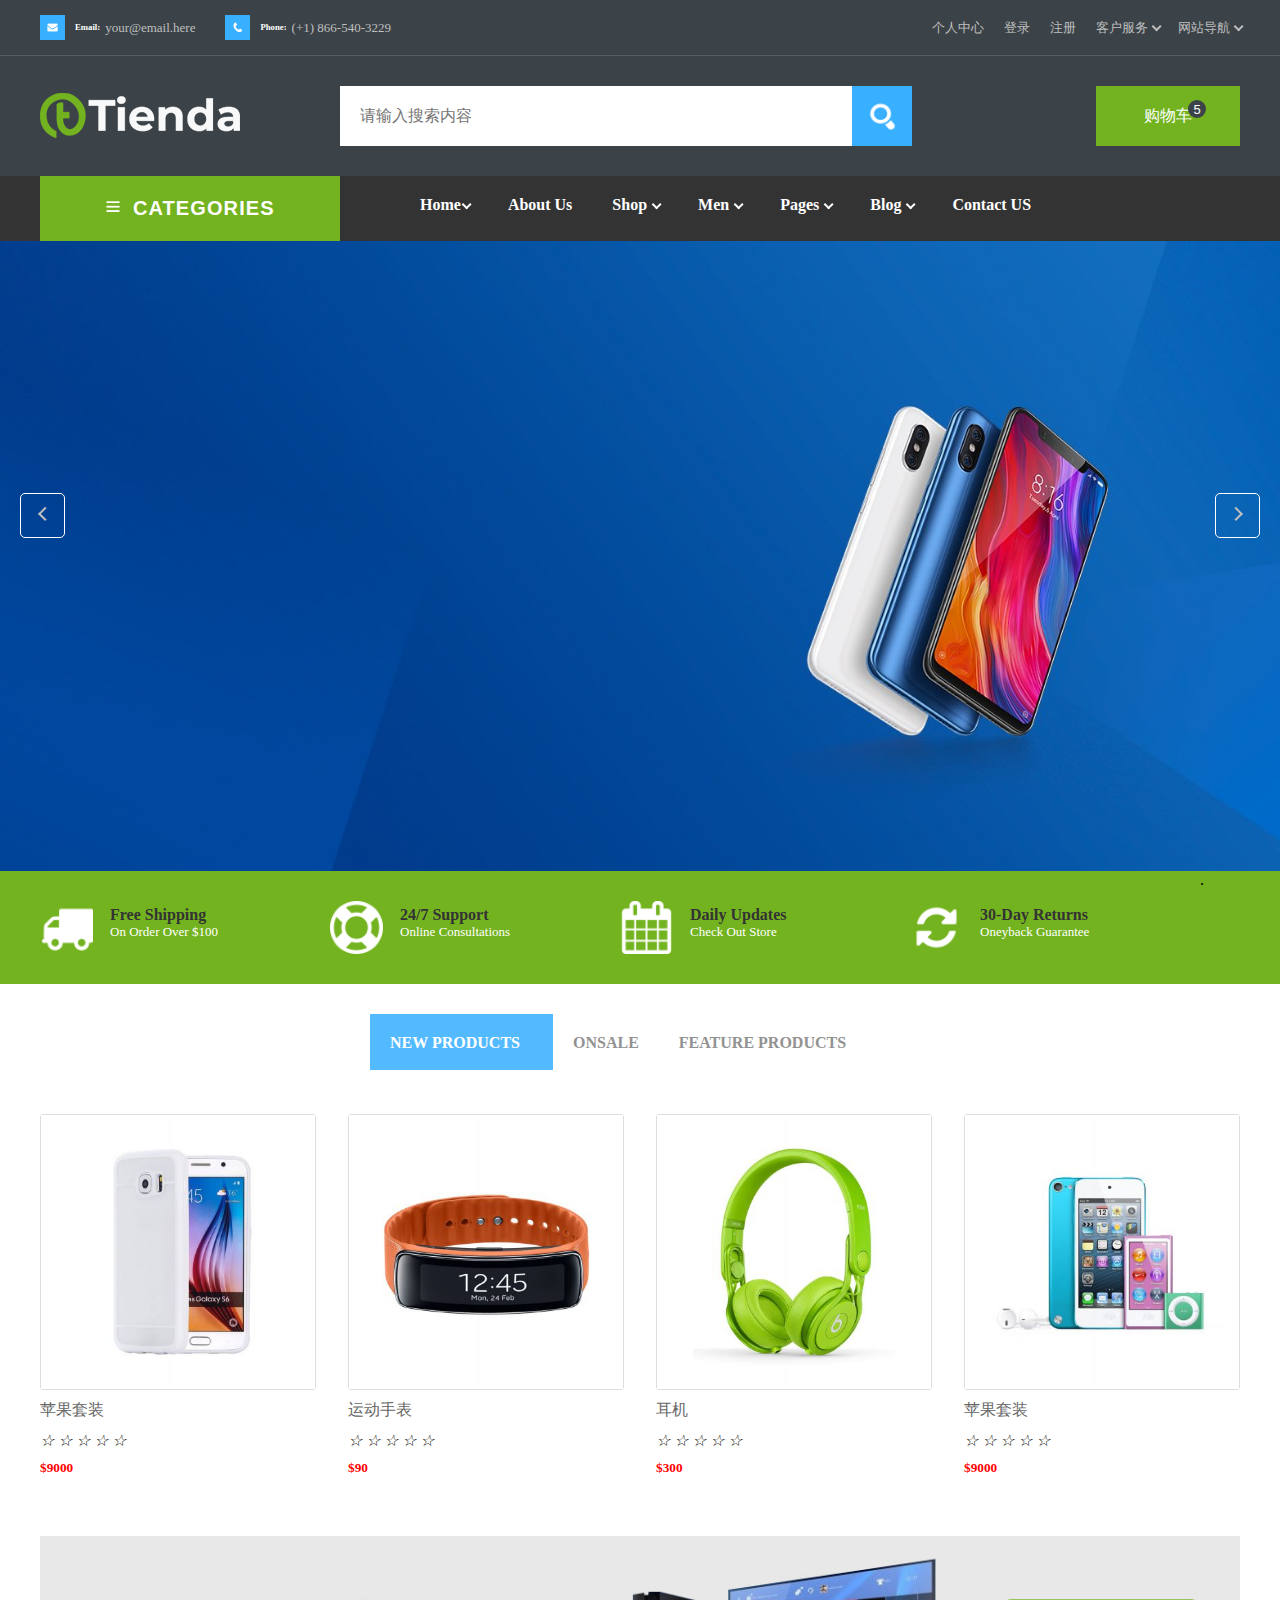
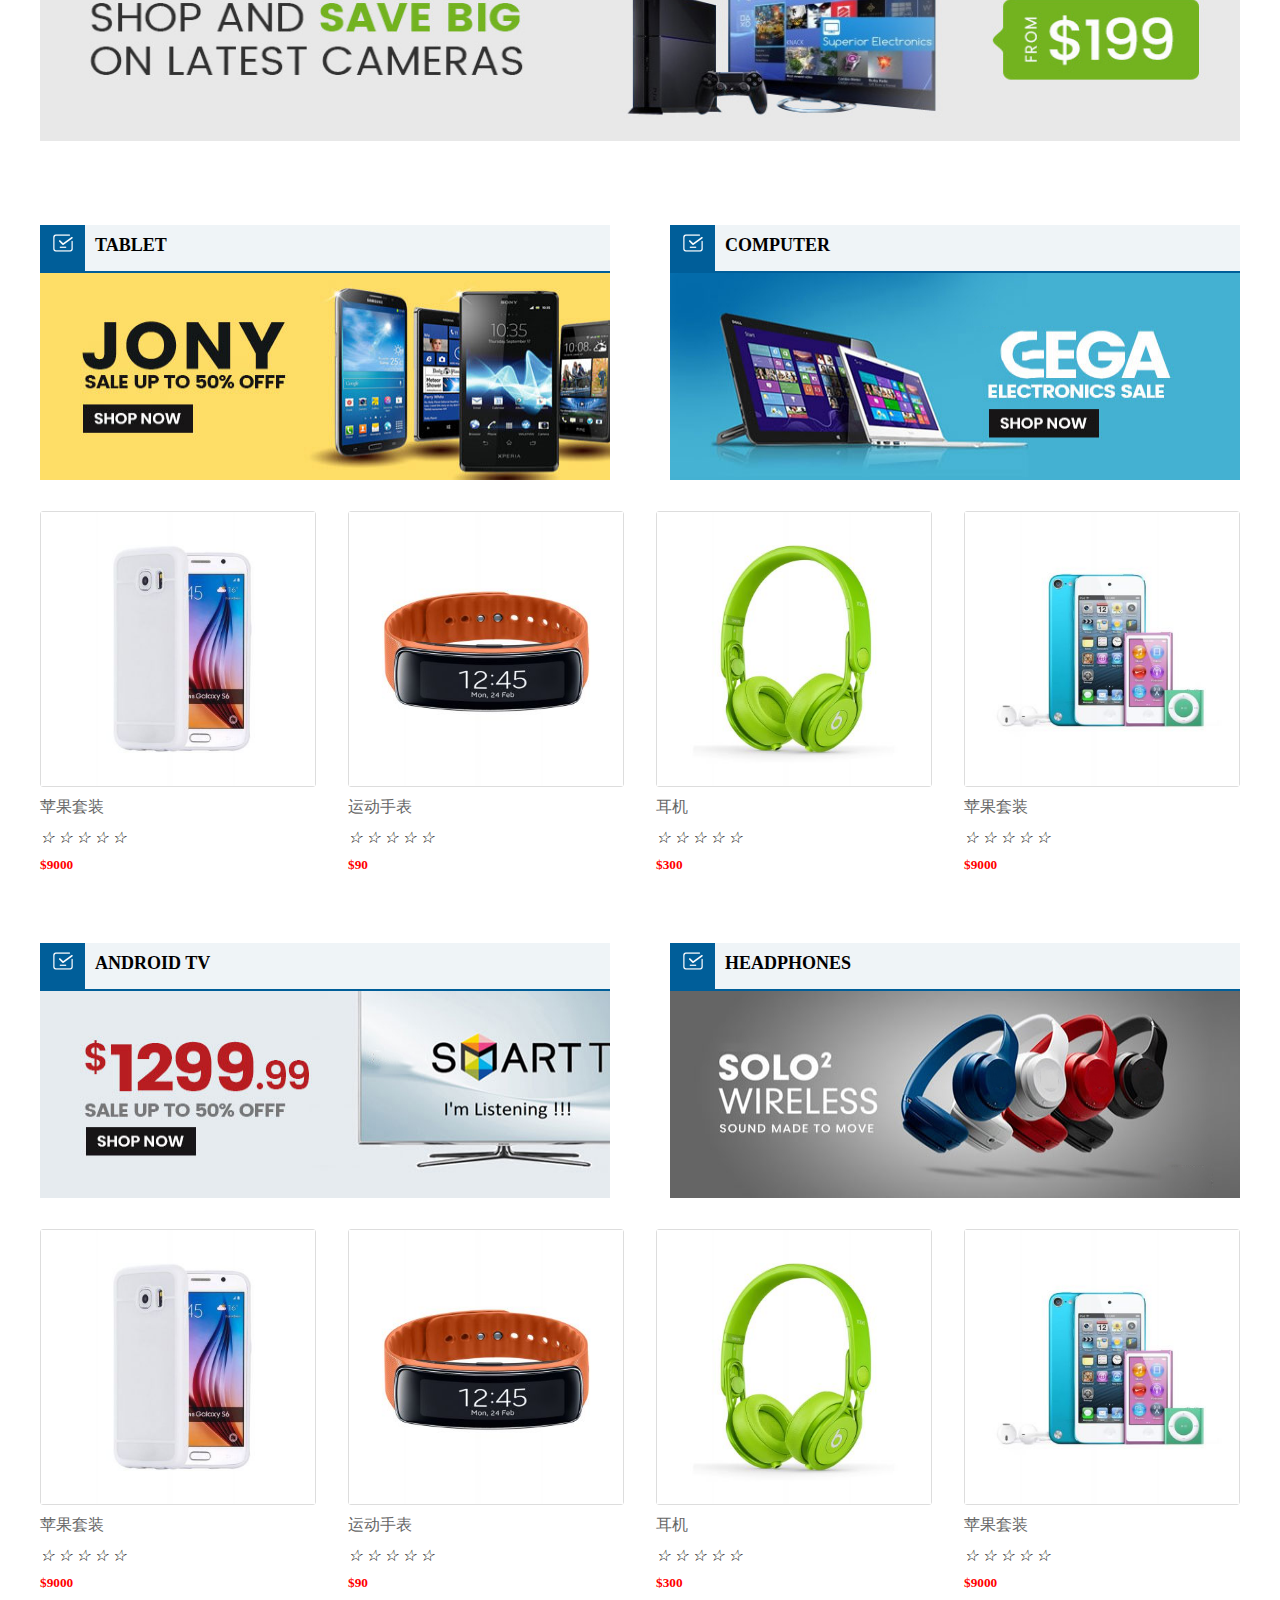
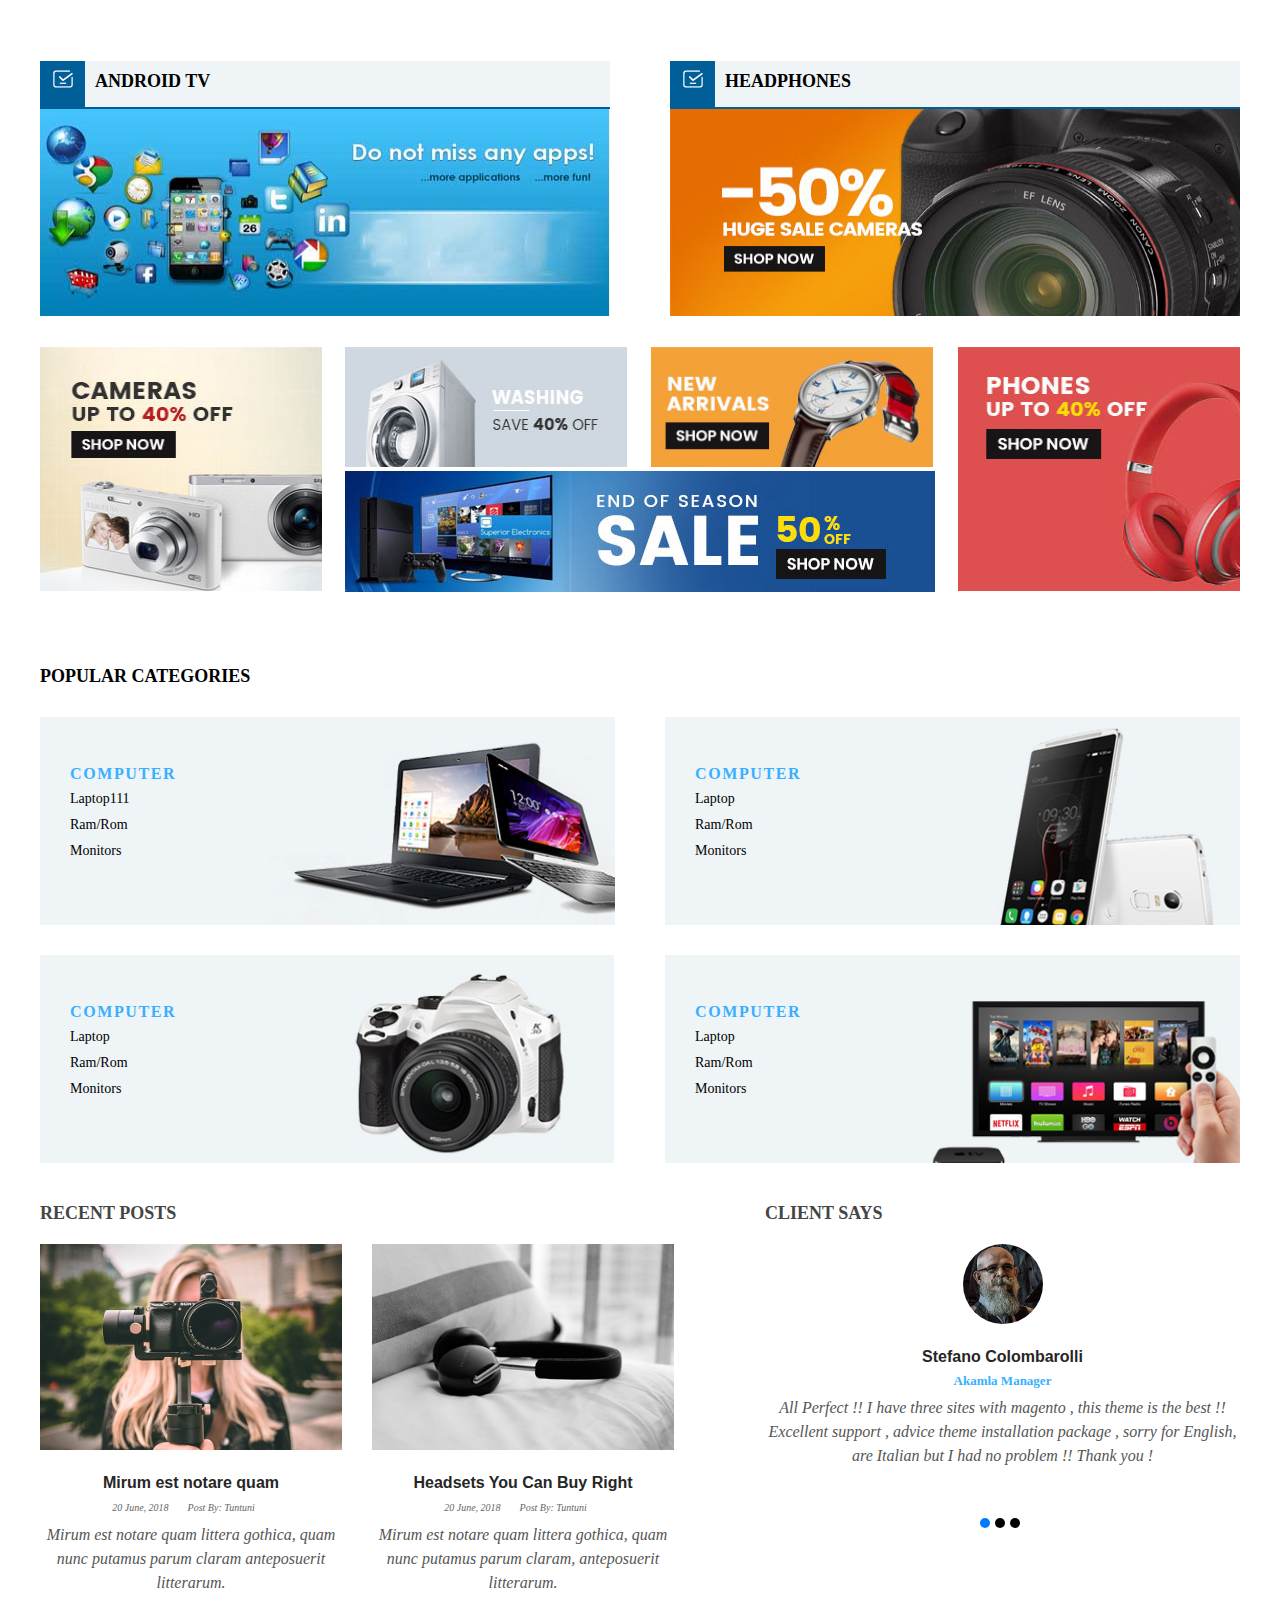
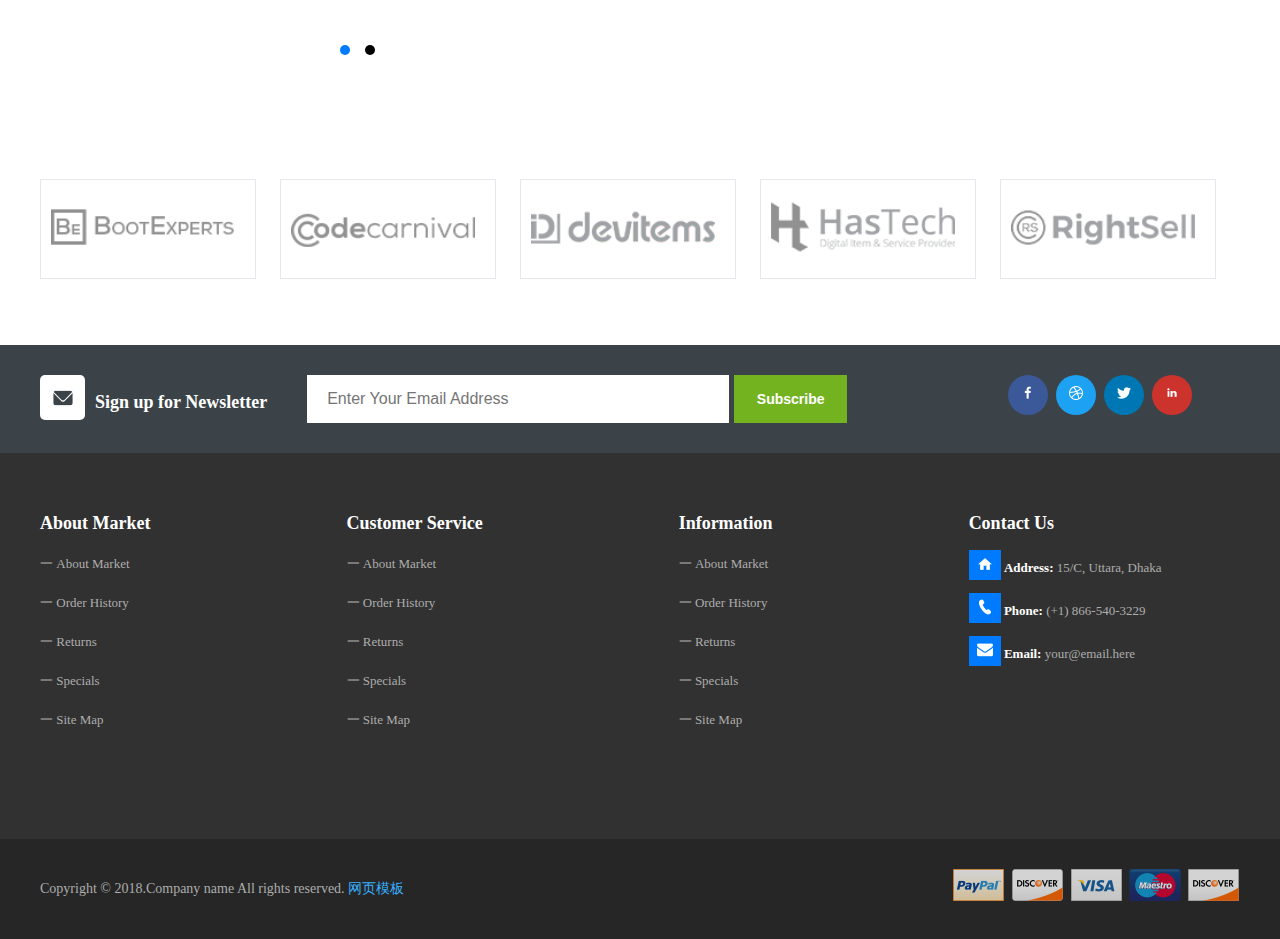
<file: index.html>
<!DOCTYPE html>
<html lang="en">
<head>
    <meta charset="UTF-8">
    <title>Document</title>
    <link rel="stylesheet" href="css/public.css">
    <link rel="stylesheet" href="css/head.css">
    <link rel="stylesheet" type="text/css" href="css/nav1.css"/>
    <link rel="stylesheet" type="text/css" href="css/index.css"/>
    <link rel="stylesheet" type="text/css" href="css/banner.css"/>
    <link rel="stylesheet" type="text/css" href="css/item.css"/>
    <link rel="stylesheet" type="text/css" href="css/foot.css"/>
    <style>
    </style>
</head>
<body>
    <div class="wrap">
        <div class="head">
            <div class="nav">
                 <div class="center  clearFloat">
                      <ul class="call clearFloat">
                          <li>
                                <a href="#" class="clearFloat">
                                  <div><i></i></div>
                                  <h6>Email:</h6>
                                  <span>your@email.here</span>
                                </a>
                          </li>
                          <li>
                                <a href="#" class="clearFloat">
                                    <div><i></i></div>
                                    <h6>Phone:</h6>
                                    <span>(+1) 866-540-3229</span>
                                </a>
                          </li>
                      </ul>
                      <ul class="menu clearFloat">
                          <li>
                              <a href="#">个人中心</a>
                          </li>
                          <li>
                             <a href="#">登录</a>
                          </li>
                          <li>
                             <a href="#">注册</a>
                          </li>
                          <li>
                             <a href="#">客户服务  <i></i></a>
                             <ul>
                                 <li><a href="#">111</a></li>
                                 <li><a href="#">222</a></li>
                                 <li><a href="#">333</a></li>
                             </ul>
                          </li>
                          <li>
                             <a href="#">网站导航  <i></i></a>
                             <ul>
                                <li><a href="#">111</a></li>
                                <li><a href="#">222</a></li>
                                <li><a href="#">333</a></li>
                            </ul>
                          </li>
                      </ul>
                 </div>
            </div>
            <div class="search">
                <div class="center clearFloat">
                    <img src="img/head/logo.png" alt="">
                    <div class="search-area">
                        <input type="text"  placeholder="请输入搜索内容">
                        <div>
                            <img src="img/head/icon/icon-search.png" alt="">
                        </div>
                    </div>
                    <button>购物车<i>5 </i></button>
                </div>
			</div>
			<div class="nav1">
				<div class="center">
					<button class="nav1-btn">
						<img src="img/head/icon/daohang.png" alt="">
						CATEGORIES
						<ul>
							<li><a href="#"><img src="img/head/icon/desktop.png"/>Computer<i></i></a></li>
							<li><a href="#"><img src="img/head/icon/mobile.png"/>Mobile<i></i></a></li>
							<li><a href="#"><img src="img/head/icon/camera.png"/>Camera</a></li>
							<li><a href="#"><img src="img/head/icon/fan.png"/>Electronics</a></li>
							<li><a href="#"><img src="img/head/icon/games.png"/>Gaming</a></li>
							<li><a href="#"><img src="img/head/icon/tv.png"/>Entertainment</a></li>
							<li><a href="#"><img src="img/head/icon/desktop.png"/>Computer</a></li>
							<li><a href="#"><img src="img/head/icon/jiahao.png"/>More Categories</a></li>
						</ul>
					</button>
					<ul>
						<li>
							<a href="#">Home<i></i></a>
							<ul>
							   <li><a href="#">Home Layout1</a></li>
							   <li><a href="#">Home Layout2</a></li>
							   <li><a href="#">Home Layout3</a></li>
							   <li><a href="#">Home Layout4</a></li>
							</ul>
						</li>
						<li>
							<a href="#">About Us</a>
						</li>
						<li>
							<a href="#">Shop <i></i> </a>
						</li>
						<li>
							<a href="#">Men <i></i> </a>
						</li>
						<li>
							<a href="#">Pages <i></i> </a>
						</li>
						<li>
							<a href="#">Blog <i></i> </a>
						</li>
						<li>
							<a href="#">Contact US</a>
						</li>
					</ul>
				</div>
			</div>
			<div class="banner">
            <div class="bg-pic">
               <ul class="clearFloat">
                   <li></li>
                   <li></li>
                   <li></li>
               </ul>
               <div class="direction">
                   <div class="left">
                       <i></i>
                   </div>
                   <div class="right">
                       <i></i>
                   </div>
               </div>
            </div>   
            <div class="belt">
            	<div class="center">
            		<div>
            			<img src="img/head/truck.png"/>
            			<div class="">
            				<h4>Free Shipping</h4>
            				<p>On Order Over $100</p>
            			</div>
            		</div>
            		<div>
            			<img src="img/head/support.png"/>
            			<div class="">
            				<h4>24/7 Support</h4>
            				<p>Online Consultations</p>
            			</div>
            		</div>.
            		<div>
            			<img src="img/head/calendar.png"/>
            			<div class="">
            				<h4>Daily Updates</h4>
            				<p>Check Out Store</p>
            			</div>
            		</div>
            		<div>
            			<img src="img/head/refresh.png"/>
            			<div class="">
            				<h4>30-Day Returns</h4>
            				<p>Oneyback Guarantee</p>
            			</div>
            		</div>
            	</div>
            </div>
        </div>
        <div class="main">
             <div class="center">
             	<div class="part1">
             		<a href="#">NEW PRODUCTS</a>
             		<a href="#">ONSALE</a>
             		<a href="#">FEATURE PRODUCTS</a>
             	</div>
             	<div class="part2">
                    <div class="item">
                        <a href="#"><img src="img/product/product-1.jpg" alt="">
                           <div class="eye">
                               <img src="img/main/eye.png"/>
                           </div>
                        </a>
                        <p>苹果套装</p>
                        <div class="star">
                            <i>☆</i>
                            <i>☆</i>
                            <i>☆</i>
                            <i>☆</i>
                            <i>☆</i>
                        </div>
                        <h5>$9000</h5>
                        <div class="choose">
                            <a href="#"><img src="img/main/Cart.png"/></a>
                            <a href="#"><img src="img/main/xin.png"/></a>
                            <a href="#"><img src="img/main/jiaohuan.png"/></a>
                        </div>
                    </div>
                    <div class="item">
                        <a href="#"><img src="img/product/product-2.jpg" alt="">
                           <div class="eye">
                                <img src="img/main/eye.png"/>
                           </div>
                        </a>
                        <p>运动手表</p>
                        <div class="star">
                            <i>☆</i>
                            <i>☆</i>
                            <i>☆</i>
                            <i>☆</i>
                            <i>☆</i>
                        </div>
                        <h5>$90</h5>
                        <div class="choose">
                            <a href="#"><img src="img/main/Cart.png"/></a>
                            <a href="#"><img src="img/main/xin.png"/></a>
                            <a href="#"><img src="img/main/jiaohuan.png"/></a>
                        </div>
                    </div>
                    <div class="item">
                        <a href="#"><img src="img/product/product-3.jpg" alt="">
                           <div class="eye">
                                <img src="img/main/eye.png"/>
                           </div>
                        </a>
                        <p>耳机</p>
                        <div class="star">
                            <i>☆</i>
                            <i>☆</i>
                            <i>☆</i>
                            <i>☆</i>
                            <i>☆</i>
                        </div>
                        <h5>$300</h5>
                        <div class="choose">
                            <a href="#"><img src="img/main/Cart.png"/></a>
                            <a href="#"><img src="img/main/xin.png"/></a>
                            <a href="#"><img src="img/main/jiaohuan.png"/></a>
                        </div>
                    </div>
                    <div class="item">
                        <a href="#"><img src="img/product/product-4.jpg" alt="">
                           <div class="eye">
                                <img src="img/main/eye.png"/>
                           </div>
                        </a>
                        <p>苹果套装</p>
                        <div class="star">
                            <i>☆</i>
                            <i>☆</i>
                            <i>☆</i>
                            <i>☆</i>
                            <i>☆</i>
                        </div>
                        <h5>$9000</h5>
                        <div class="choose">
                            <a href="#"><img src="img/main/Cart.png"/></a>
                            <a href="#"><img src="img/main/xin.png"/></a>
                            <a href="#"><img src="img/main/jiaohuan.png"/></a>
                        </div>
                    </div>
             	</div>
             	<div class="part3">
             		<img src="img/main/banner-home-one.jpg"/>
             	</div>
             	<div class="part4">
             		<div>
             		 	<h4><a href="#"><img src="img/main/untitled115.png"/></a><a href="#">TABLET</a></h4>
             		 	<img src="img/main/cat-pro-1.jpg"/>
             		</div>
             		<div>
             		 	<h4><a href="#"><img src="img/main/untitled115.png"/></a><a href="#">COMPUTER</a></h4>
             		 	<img src="img/main/cat-pro-2.jpg"/>
             		</div>
             	</div>
             	<div class="part2">
                    <div class="item">
                        <a href="#"><img src="img/product/product-1.jpg" alt="">
                           <div class="eye">
                               <img src="img/main/eye.png"/>
                           </div>
                        </a>
                        <p>苹果套装</p>
                        <div class="star">
                            <i>☆</i>
                            <i>☆</i>
                            <i>☆</i>
                            <i>☆</i>
                            <i>☆</i>
                        </div>
                        <h5>$9000</h5>
                        <div class="choose">
                            <a href="#"><img src="img/main/Cart.png"/></a>
                            <a href="#"><img src="img/main/xin.png"/></a>
                            <a href="#"><img src="img/main/jiaohuan.png"/></a>
                        </div>
                    </div>
                    <div class="item">
                        <a href="#"><img src="img/product/product-2.jpg" alt="">
                           <div class="eye">
                                <img src="img/main/eye.png"/>
                           </div>
                        </a>
                        <p>运动手表</p>
                        <div class="star">
                            <i>☆</i>
                            <i>☆</i>
                            <i>☆</i>
                            <i>☆</i>
                            <i>☆</i>
                        </div>
                        <h5>$90</h5>
                        <div class="choose">
                            <a href="#"><img src="img/main/Cart.png"/></a>
                            <a href="#"><img src="img/main/xin.png"/></a>
                            <a href="#"><img src="img/main/jiaohuan.png"/></a>
                        </div>
                    </div>
                    <div class="item">
                        <a href="#"><img src="img/product/product-3.jpg" alt="">
                           <div class="eye">
                                <img src="img/main/eye.png"/>
                           </div>
                        </a>
                        <p>耳机</p>
                        <div class="star">
                            <i>☆</i>
                            <i>☆</i>
                            <i>☆</i>
                            <i>☆</i>
                            <i>☆</i>
                        </div>
                        <h5>$300</h5>
                        <div class="choose">
                            <a href="#"><img src="img/main/Cart.png"/></a>
                            <a href="#"><img src="img/main/xin.png"/></a>
                            <a href="#"><img src="img/main/jiaohuan.png"/></a>
                        </div>
                    </div>
                    <div class="item">
                        <a href="#"><img src="img/product/product-4.jpg" alt="">
                           <div class="eye">
                                <img src="img/main/eye.png"/>
                           </div>
                        </a>
                        <p>苹果套装</p>
                        <div class="star">
                            <i>☆</i>
                            <i>☆</i>
                            <i>☆</i>
                            <i>☆</i>
                            <i>☆</i>
                        </div>
                        <h5>$9000</h5>
                        <div class="choose">
                            <a href="#"><img src="img/main/Cart.png"/></a>
                            <a href="#"><img src="img/main/xin.png"/></a>
                            <a href="#"><img src="img/main/jiaohuan.png"/></a>
                        </div>
                    </div>
             	</div>
             	<div class="part4">
             		<div>
             		 	<h4><a href="#"><img src="img/main/untitled115.png"/></a><a href="#">ANDROID TV</a></h4>
             		 	<img src="img/main/cat-pro-3.jpg"/>
             		</div>
             		<div>
             		 	<h4><a href="#"><img src="img/main/untitled115.png"/></a><a href="#">HEADPHONES</a></h4>
             		 	<img src="img/main/cat-pro-4.jpg"/>
             		</div>
             	</div>
             	<div class="part2">
                    <div class="item">
                        <a href="#"><img src="img/product/product-1.jpg" alt="">
                           <div class="eye">
                               <img src="img/main/eye.png"/>
                           </div>
                        </a>
                        <p>苹果套装</p>
                        <div class="star">
                            <i>☆</i>
                            <i>☆</i>
                            <i>☆</i>
                            <i>☆</i>
                            <i>☆</i>
                        </div>
                        <h5>$9000</h5>
                        <div class="choose">
                            <a href="#"><img src="img/main/Cart.png"/></a>
                            <a href="#"><img src="img/main/xin.png"/></a>
                            <a href="#"><img src="img/main/jiaohuan.png"/></a>
                        </div>
                    </div>
                    <div class="item">
                        <a href="#"><img src="img/product/product-2.jpg" alt="">
                           <div class="eye">
                                <img src="img/main/eye.png"/>
                           </div>
                        </a>
                        <p>运动手表</p>
                        <div class="star">
                            <i>☆</i>
                            <i>☆</i>
                            <i>☆</i>
                            <i>☆</i>
                            <i>☆</i>
                        </div>
                        <h5>$90</h5>
                        <div class="choose">
                            <a href="#"><img src="img/main/Cart.png"/></a>
                            <a href="#"><img src="img/main/xin.png"/></a>
                            <a href="#"><img src="img/main/jiaohuan.png"/></a>
                        </div>
                    </div>
                    <div class="item">
                        <a href="#"><img src="img/product/product-3.jpg" alt="">
                           <div class="eye">
                                <img src="img/main/eye.png"/>
                           </div>
                        </a>
                        <p>耳机</p>
                        <div class="star">
                            <i>☆</i>
                            <i>☆</i>
                            <i>☆</i>
                            <i>☆</i>
                            <i>☆</i>
                        </div>
                        <h5>$300</h5>
                        <div class="choose">
                            <a href="#"><img src="img/main/Cart.png"/></a>
                            <a href="#"><img src="img/main/xin.png"/></a>
                            <a href="#"><img src="img/main/jiaohuan.png"/></a>
                        </div>
                    </div>
                    <div class="item">
                        <a href="#"><img src="img/product/product-4.jpg" alt="">
                           <div class="eye">
                                <img src="img/main/eye.png"/>
                           </div>
                        </a>
                        <p>苹果套装</p>
                        <div class="star">
                            <i>☆</i>
                            <i>☆</i>
                            <i>☆</i>
                            <i>☆</i>
                            <i>☆</i>
                        </div>
                        <h5>$9000</h5>
                        <div class="choose">
                            <a href="#"><img src="img/main/Cart.png"/></a>
                            <a href="#"><img src="img/main/xin.png"/></a>
                            <a href="#"><img src="img/main/jiaohuan.png"/></a>
                        </div>
                    </div>
             	</div>
             	<div class="part4">
             		<div>
             		 	<h4><a href="#"><img src="img/main/untitled115.png"/></a><a href="#">ANDROID TV</a></h4>
             		 	<img src="img/main/cat-pro-5.jpg"/>
             		</div>
             		<div>
             		 	<h4><a href="#"><img src="img/main/untitled115.png"/></a><a href="#">HEADPHONES</a></h4>
             		 	<img src="img/main/cat-pro-6.jpg"/>
             		</div>
             	</div>
             	<div class="part5">
             		<div><img src="img/main/banner-masonry-1.jpg"/></div>
					<div>
					    <img src="img/main/banner-masonry-2.jpg"/>
					    <img src="img/main/banner-masonry-3.jpg"/><br />
						<img src="img/main/banner-masonry-4.jpg"/>
					</div>
					<div><img src="img/main/banner-masonry-5.jpg"/></div>
					<br />
					<span class="clearFloat">
						POPULAR CATEGORIES
					</span>
             	</div>
             	<div class="part6">
             		<!--<h3>POPULAR CATEGORIES</h3>-->
					<div>
						<h4>Computer</h4>
						<p><a href="#">Laptop111</a></p>
						<p><a href="#">Ram/Rom</a></p>
						<p><a href="#">Monitors</a></p>
					</div>
					<div>
						<h4>Computer</h4>
						<p><a href="#">Laptop</a></p>
						<p><a href="#">Ram/Rom</a></p>
						<p><a href="#">Monitors</a></p>
					</div>
					<div>
						<h4>Computer</h4>
						<p><a href="#">Laptop</a></p>
						<p><a href="#">Ram/Rom</a></p>
						<p><a href="#">Monitors</a></p>
					</div>
					<div>
						<h4>Computer</h4>
						<p><a href="#">Laptop</a></p>
						<p><a href="#">Ram/Rom</a></p>
						<p><a href="#">Monitors</a></p>
					</div>
             	</div>
                <div class="part7 ">
                	<div class="post">
                		<h2>RECENT POSTS</h2>
                		<div>
                			<img src="img/main/blog-thumb-1.jpg"/>
                			<h3>Mirum est notare quam</h3>
                			<span>
                				<a href="#">20 June, 2018</a>
                				<a href="#">Post By: Tuntuni</a>
                			</span>
                			<p>Mirum est notare quam littera gothica, quam nunc putamus parum claram anteposuerit litterarum.</p>
                		</div>
                		<div>
                			<img src="img/main/blog-thumb-2.jpg"/>
                			<h3>Headsets You Can Buy Right</h3>
                			<span>
                				<a href="#">20 June, 2018</a>
                				<a href="">Post By: Tuntuni</a>
                			</span>
                			<p>Mirum est notare quam littera gothica, quam nunc putamus parum claram, anteposuerit litterarum.</p>
                		</div>
                		<div class="circle">
                			<a href="#" class="active"></a>
                			<a href="#"></a>
                		</div>
                	</div>
                	<div class="say">
                		<h2>CLIENT SAYS</h2>
                		<div>
                			<img src="img/main/client-1.jpg"/>
                		    <h3>Stefano Colombarolli </h3>
                		    <a href="#">Akamla Manager</a>
                		    <p>All Perfect !! I have three sites with magento , this theme is the best !! Excellent support , advice theme installation package , sorry for English, are Italian but I had no problem !! Thank you !</p>
                		</div>
                		<div class="circle">
                			<a href="#" class="active"></a>
                			<a href="#"></a>
                			<a href="#"></a>
                		</div>
                	</div>
                </div>
                <div class="part8">
                   <ul class="">
                       <li><a href="#"><img src="img/main/logo-1.png"/></a></li>
                       <li><a href="#"><img src="img/main/logo-2.png"/></a></li>
                       <li><a href="#"><img src="img/main/logo-3.png"/></a></li>
                       <li><a href="#"><img src="img/main/logo-4.png"/></a></li>
                       <li><a href="#"><img src="img/main/logo-5.png"/></a></li>
                       <li><a href="#"><img src="img/main/logo-6.png"/></a></li>
                       <li><a href="#"><img src="img/main/logo-1.png"/></a></li>
                       <li><a href="#"><img src="img/main/logo-2.png"/></a></li>
                       <li><a href="#"><img src="img/main/logo-3.png"/></a></li>
                       <li><a href="#"><img src="img/main/logo-4.png"/></a></li>
                   </ul>
                </div>
             </div>
        </div>
        <div class="foot">
			<div class="foot-top">
                <div class="center clearFloat">
                    <div class="left clearFloat">
                        <h2><span><img src="img/foot/xinfeng-.png"/></span>Sign up for Newsletter</h2>
                    </div>
                    <div class="search clearFloat ">
                        <input type="text" name="" id="" value="" placeholder="Enter Your Email Address"/>
                        <button>Subscribe</button>
                    </div>
                    <div class="im">
                         <a href="#"><img src="img/foot/facebook.png"/></a>
                         <a href="#"><img src="img/foot/dribbble.png"/></a>
                         <a href="#"><img src="img/foot/twitter.png"/></a>
                         <a href="#"><img src="img/foot/LinkedIn.png"/></a>
                    </div>
                </div>
            </div>
            <div class="foot-middle">
                <div class="center">
                    <ul>
                        <li>About Market</li>
                        <li><a href="#">一 About Market</a></li>
                        <li><a href="#">一  Order History</a></li>
                        <li><a href="#">一  Returns</a></li>
                        <li><a href="#">一 Specials</a></li>
                        <li><a href="#">一  Site Map</a></li>
                    </ul>
                    <ul>
                        <li>Customer Service</li>
                        <li><a href="#">一  About Market</a></li>
                        <li><a href="#">一  Order History</a></li>
                        <li><a href="#">一  Returns</a></li>
                        <li><a href="#">一  Specials</a></li>
                        <li><a href="#">一  Site Map</a></li>
                    </ul> 
                    <ul>
                        <li>Information</li>
                        <li><a href="#">一  About Market</a></li>
                        <li><a href="#">一  Order History</a></li>
                        <li><a href="#">一  Returns</a></li>
                        <li><a href="#">一  Specials</a></li>
                        <li><a href="#">一  Site Map</a></li>
                    </ul>
                     <ul>
                        <li>Contact Us</li>
                        <li class="call clearFloat">
                              <a href="#">
                                  <span><img src="img/foot/fangzi.png"/></span>
                                  <i>Address:</i>
                                  15/C, Uttara, Dhaka
                              </a>
                        </li>
                        <li class="call">
                              <a href="#">
                                  <span><img src="img/foot/dianhua.png"/></span>
                                  <i>Phone:</i>
                                   (+1) 866-540-3229
                              </a>
                        </li>
                        <li class="call">
                              <a href="#">
                                  <span><img src="img/foot/xinfeng.png"/></span>
                                  <i>Email:</i>
                                   your@email.here
                              </a>
                        </li>
                     </ul>
                </div>
            </div>
            <div class="foot-bottom">
                <div class="center">
                        <span>Copyright © 2018.Company name All rights reserved. <a href="#">网页模板</a></span>
                        <img src="img/foot/payment.png"/>
                    </div>
            </div>	
		</div>
    </div>
</body>
</html>
</file>
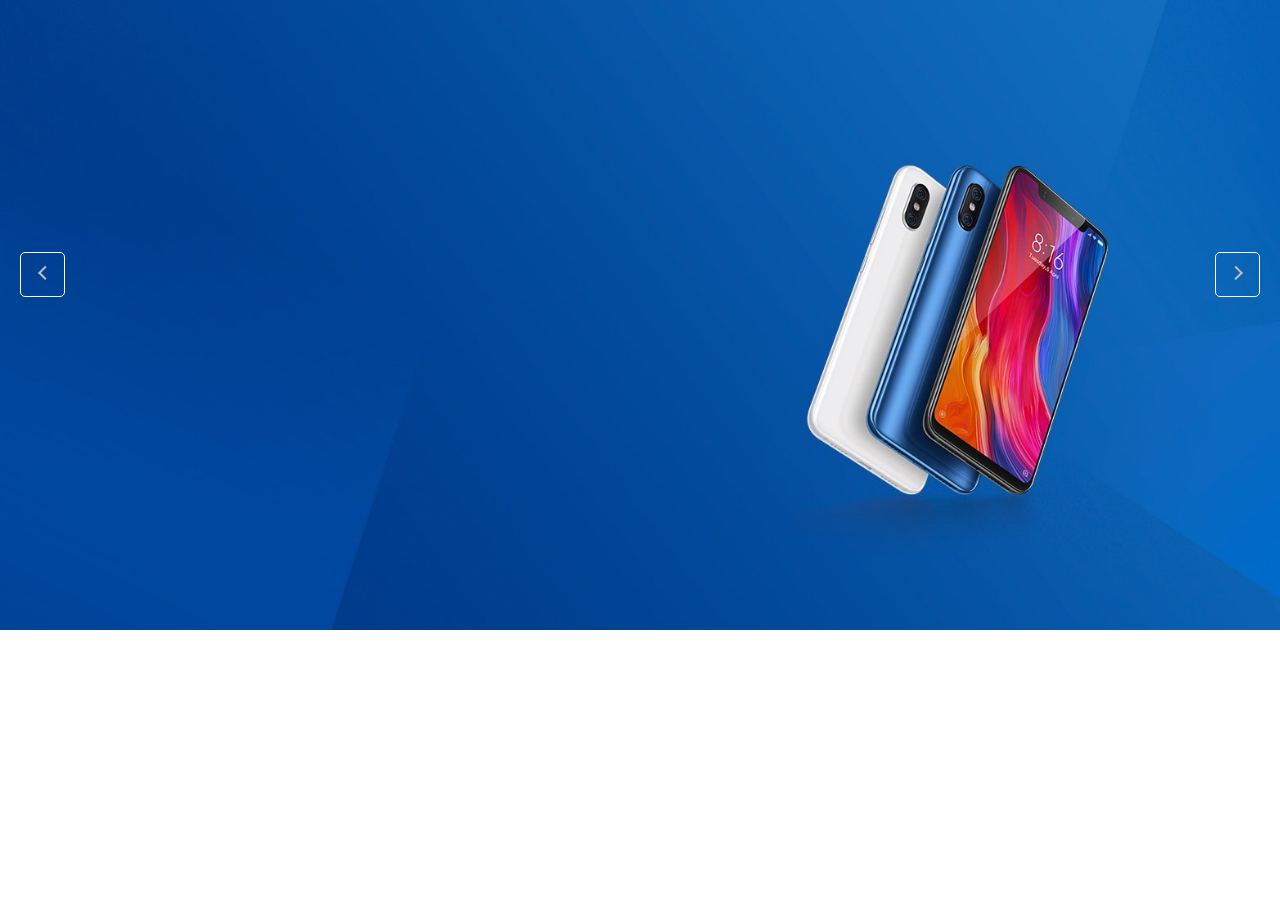
<file: banner.html>
<!DOCTYPE html>
<html lang="en">
<head>
    <meta charset="UTF-8">
    <title>Document</title>
    <link rel="stylesheet" href="css/public.css">
    <link rel="stylesheet" href="css/banner.css">
    <style>
    </style>
</head>
<body>
    <div class="wrap">
        <div class="banner">
            <div class="bg-pic">
               <ul class="clearFloat">
                   <li></li>
                   <li></li>
                   <li></li>
               </ul>
               <div class="direction">
                   <div class="left">
                       <i></i>
                   </div>
                   <div class="right">
                       <i></i>
                   </div>
               </div>
            </div>
            
        </div>
    </div>
</body>
</html>
</file>
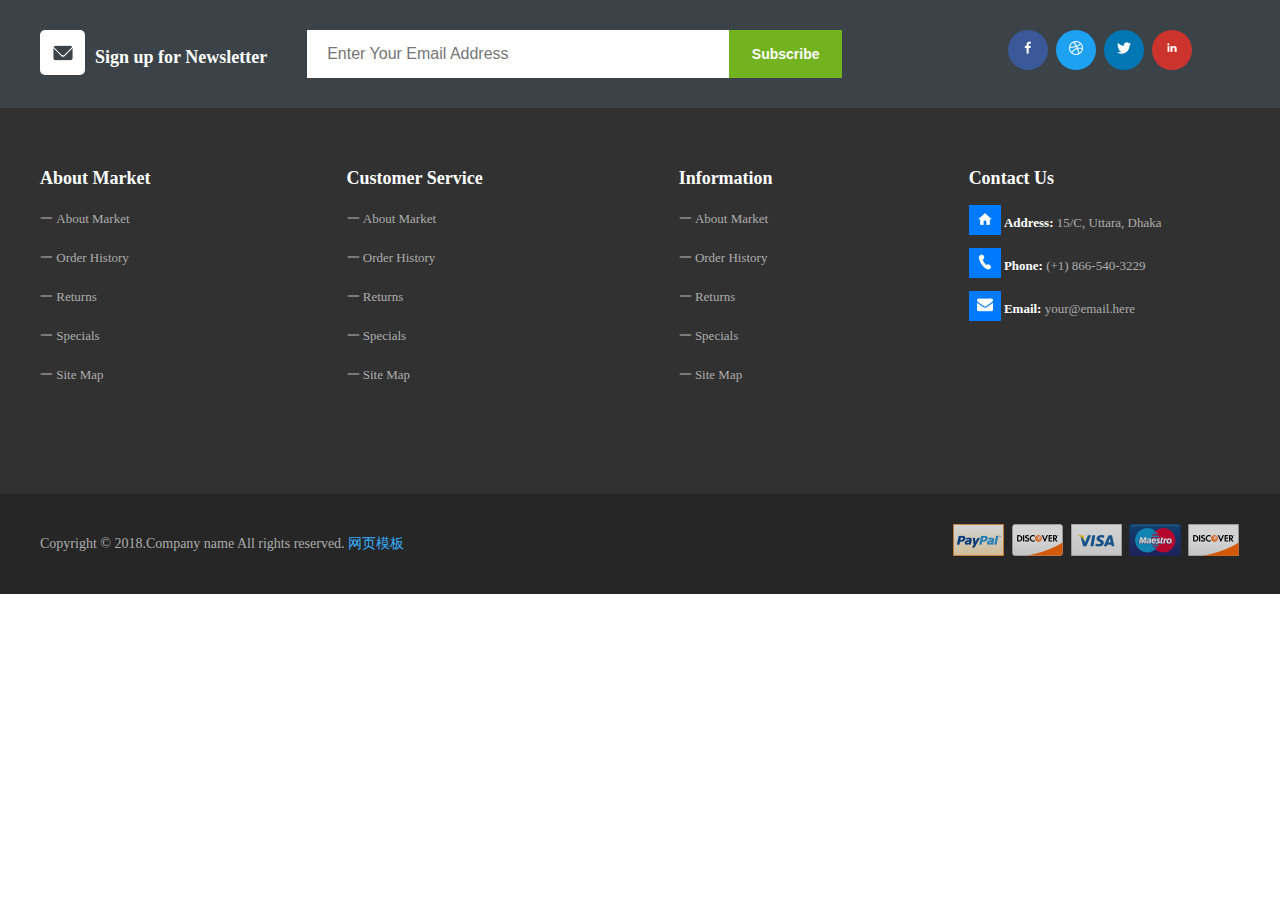
<file: foot.html>
<!DOCTYPE html>
<html>
	<head>
		<meta charset="UTF-8">
		<title></title>
		<link rel="stylesheet" type="text/css" href="css/foot.css"/>
		<link rel="stylesheet" type="text/css" href="css/public.css"/>
	</head>
	<body>
		<div class="wrap">
			<div class="foot">
				<div class="foot-top">
					<div class="center clearFloat">
					    <div class="left clearFloat">
						    <h2><span><img src="img/foot/xinfeng-.png"/></span>Sign up for Newsletter</h2>
					    </div>
					    <div class="search clearFloat ">
						    <input type="text" name="" id="" value="" placeholder="Enter Your Email Address"/>
							<button>Subscribe</button>
					    </div>
					    <div class="im">
						     <a href="#"><img src="img/foot/facebook.png"/></a>
						     <a href="#"><img src="img/foot/dribbble.png"/></a>
						     <a href="#"><img src="img/foot/twitter.png"/></a>
						     <a href="#"><img src="img/foot/LinkedIn.png"/></a>
					    </div>
				    </div>
				</div>
				<div class="foot-middle">
					<div class="center">
						<ul>
							<li>About Market</li>
							<li><a href="#">一 About Market</a></li>
						    <li><a href="#">一  Order History</a></li>
							<li><a href="#">一  Returns</a></li>
							<li><a href="#">一 Specials</a></li>
							<li><a href="#">一  Site Map</a></li>
					    </ul>
						<ul>
							<li>Customer Service</li>
						    <li><a href="#">一  About Market</a></li>
							<li><a href="#">一  Order History</a></li>
							<li><a href="#">一  Returns</a></li>
							<li><a href="#">一  Specials</a></li>
							<li><a href="#">一  Site Map</a></li>
						</ul> 
						<ul>
							<li>Information</li>
							<li><a href="#">一  About Market</a></li>
						    <li><a href="#">一  Order History</a></li>
							<li><a href="#">一  Returns</a></li>
							<li><a href="#">一  Specials</a></li>
							<li><a href="#">一  Site Map</a></li>
						</ul>
						 <ul>
							<li>Contact Us</li>
						    <li class="call clearFloat">
							  	<a href="#">
							  		<span><img src="img/foot/fangzi.png"/></span>
							  		<i>Address:</i>
							  		15/C, Uttara, Dhaka
							  	</a>
							</li>
							<li class="call">
							  	<a href="#">
							  		<span><img src="img/foot/dianhua.png"/></span>
							  		<i>Phone:</i>
							  		 (+1) 866-540-3229
							  	</a>
							</li>
							<li class="call">
							  	<a href="#">
							  		<span><img src="img/foot/xinfeng.png"/></span>
							  		<i>Email:</i>
							  		 your@email.here
							  	</a>
							</li>
						 </ul>
					</div>
				</div>
				<div class="foot-bottom">
					<div class="center">
							<span>Copyright © 2018.Company name All rights reserved. <a href="#">网页模板</a></span>
						    <img src="img/foot/payment.png"/>
						</div>
				</div>
			</div>
		</div>
	</body>
</html>
</file>
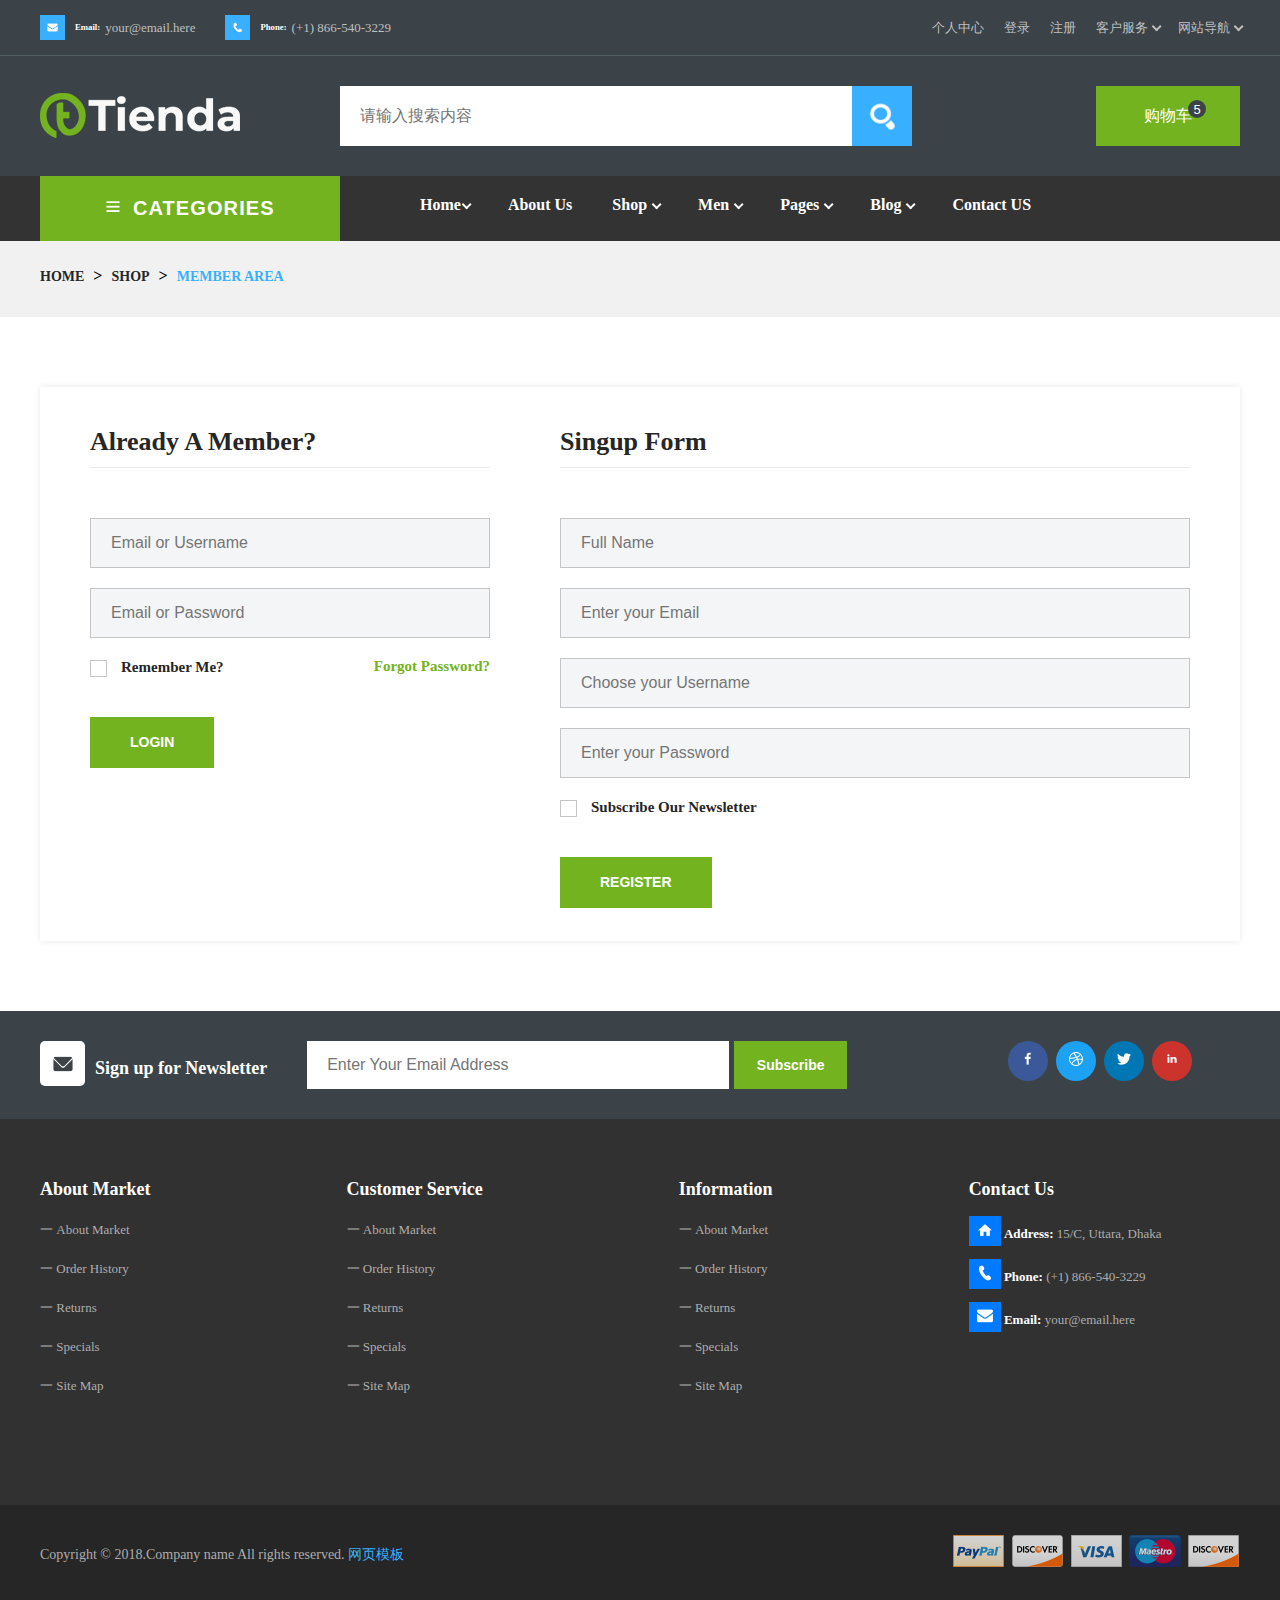
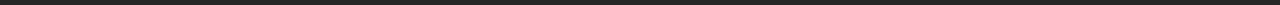
<file: index2.html>
<!DOCTYPE html>
<html lang="en">
<head>
    <meta charset="UTF-8">
    <title>Document</title>
    <link rel="stylesheet" href="css/public.css">
    <link rel="stylesheet" href="css/head.css">
    <link rel="stylesheet" type="text/css" href="css/nav1.css"/>
    <link rel="stylesheet" type="text/css" href="css/index2.css"/>
    <link rel="stylesheet" type="text/css" href="css/foot.css"/>
    <style>
    </style>
</head>
<body>
    <div class="wrap">
        <div class="head">
            <div class="nav">
                 <div class="center  clearFloat">
                      <ul class="call clearFloat">
                          <li>
                                <a href="#" class="clearFloat">
                                  <div><i></i></div>
                                  <h6>Email:</h6>
                                  <span>your@email.here</span>
                                </a>
                          </li>
                          <li>
                                <a href="#" class="clearFloat">
                                    <div><i></i></div>
                                    <h6>Phone:</h6>
                                    <span>(+1) 866-540-3229</span>
                                </a>
                          </li>
                      </ul>
                      <ul class="menu clearFloat">
                          <li>
                              <a href="#">个人中心</a>
                          </li>
                          <li>
                             <a href="#">登录</a>
                          </li>
                          <li>
                             <a href="#">注册</a>
                          </li>
                          <li>
                             <a href="#">客户服务  <i></i></a>
                             <ul>
                                 <li><a href="#">111</a></li>
                                 <li><a href="#">222</a></li>
                                 <li><a href="#">333</a></li>
                             </ul>
                          </li>
                          <li>
                             <a href="#">网站导航  <i></i></a>
                             <ul>
                                <li><a href="#">111</a></li>
                                <li><a href="#">222</a></li>
                                <li><a href="#">333</a></li>
                            </ul>
                          </li>
                      </ul>
                 </div>
            </div>
            <div class="search">
                <div class="center clearFloat">
                    <img src="img/head/logo.png" alt="">
                    <div class="search-area">
                        <input type="text"  placeholder="请输入搜索内容">
                        <div>
                            <img src="img/head/icon/icon-search.png" alt="">
                        </div>
                    </div>
                    <button>购物车<i>5 </i></button>
                </div>
			</div>
			<div class="nav1">
				<div class="center">
					<button class="nav1-btn">
						<img src="img/head/icon/daohang.png" alt="">
						CATEGORIES
						<ul>
							<li><a href="#"><img src="img/head/icon/desktop.png"/>Computer<i></i></a></li>
							<li><a href="#"><img src="img/head/icon/mobile.png"/>Mobile<i></i></a></li>
							<li><a href="#"><img src="img/head/icon/camera.png"/>Camera</a></li>
							<li><a href="#"><img src="img/head/icon/fan.png"/>Electronics</a></li>
							<li><a href="#"><img src="img/head/icon/games.png"/>Gaming</a></li>
							<li><a href="#"><img src="img/head/icon/tv.png"/>Entertainment</a></li>
							<li><a href="#"><img src="img/head/icon/desktop.png"/>Computer</a></li>
							<li><a href="#"><img src="img/head/icon/jiahao.png"/>More Categories</a></li>
						</ul>
					</button>
					<ul>
						<li>
							<a href="#">Home<i></i></a>
							<ul>
							   <li><a href="#">Home Layout1</a></li>
							   <li><a href="#">Home Layout2</a></li>
							   <li><a href="#">Home Layout3</a></li>
							   <li><a href="#">Home Layout4</a></li>
							</ul>
						</li>
						<li>
							<a href="#">About Us</a>
						</li>
						<li>
							<a href="#">Shop <i></i> </a>
						</li>
						<li>
							<a href="#">Men <i></i> </a>
						</li>
						<li>
							<a href="#">Pages <i></i> </a>
						</li>
						<li>
							<a href="#">Blog <i></i> </a>
						</li>
						<li>
							<a href="#">Contact US</a>
						</li>
					</ul>
				</div>
			</div>
		    <div class="nav2">
		    	<div class="center">
		    		<a href="#">HOME</a>
		    		<span>></span>
		    		<a href="#">SHOP</a>
		    		<span>></span>
		    		<a href="#" class="active">MEMBER AREA</a>
		    	</div>
		    </div>
		<div class="main">
             <div class="center">
             	<div class="left">
             		<h2>Already A Member?</h2>
             		<input type="text" name="" id="" placeholder="Email or Username"/>
             		<input type="text" name="" id="" placeholder="Email or Password"/>
             	    <div class="">
             	    	<a href="#"></a>
             	    	<a href="#">Remember Me?</a>
             	    	<a href="#">Forgot Password?</a>
             	    </div>
             	    <button>LOGIN</button>
             	</div>
             	<div class="right">
             		<h2>Singup Form</h2>
             		<input type="text" name="" id="" placeholder="Full Name"/>
             		<input type="text" name="" id="" placeholder="Enter your Email"/>
             		<input type="text" name="" id="" placeholder="Choose your Username"/>
             		<input type="text" name="" id="" placeholder="Enter your Password"/>
             	    <div class="">
             	    	<a href="#"></a>
             	    	<a href="#">Subscribe Our Newsletter</a>
             	    </div>
             	    <button>REGISTER</button>
             	</div>
             </div>
        </div>
        <div class="foot">
			<div class="foot-top">
                <div class="center clearFloat">
                    <div class="left clearFloat">
                        <h2><span><img src="img/foot/xinfeng-.png"/></span>Sign up for Newsletter</h2>
                    </div>
                    <div class="search clearFloat ">
                        <input type="text" name="" id="" value="" placeholder="Enter Your Email Address"/>
                        <button>Subscribe</button>
                    </div>
                    <div class="im">
                         <a href="#"><img src="img/foot/facebook.png"/></a>
                         <a href="#"><img src="img/foot/dribbble.png"/></a>
                         <a href="#"><img src="img/foot/twitter.png"/></a>
                         <a href="#"><img src="img/foot/LinkedIn.png"/></a>
                    </div>
                </div>
            </div>
            <div class="foot-middle">
                <div class="center">
                    <ul>
                        <li>About Market</li>
                        <li><a href="#">一 About Market</a></li>
                        <li><a href="#">一  Order History</a></li>
                        <li><a href="#">一  Returns</a></li>
                        <li><a href="#">一 Specials</a></li>
                        <li><a href="#">一  Site Map</a></li>
                    </ul>
                    <ul>
                        <li>Customer Service</li>
                        <li><a href="#">一  About Market</a></li>
                        <li><a href="#">一  Order History</a></li>
                        <li><a href="#">一  Returns</a></li>
                        <li><a href="#">一  Specials</a></li>
                        <li><a href="#">一  Site Map</a></li>
                    </ul> 
                    <ul>
                        <li>Information</li>
                        <li><a href="#">一  About Market</a></li>
                        <li><a href="#">一  Order History</a></li>
                        <li><a href="#">一  Returns</a></li>
                        <li><a href="#">一  Specials</a></li>
                        <li><a href="#">一  Site Map</a></li>
                    </ul>
                     <ul>
                        <li>Contact Us</li>
                        <li class="call clearFloat">
                              <a href="#">
                                  <span><img src="img/foot/fangzi.png"/></span>
                                  <i>Address:</i>
                                  15/C, Uttara, Dhaka
                              </a>
                        </li>
                        <li class="call">
                              <a href="#">
                                  <span><img src="img/foot/dianhua.png"/></span>
                                  <i>Phone:</i>
                                   (+1) 866-540-3229
                              </a>
                        </li>
                        <li class="call">
                              <a href="#">
                                  <span><img src="img/foot/xinfeng.png"/></span>
                                  <i>Email:</i>
                                   your@email.here
                              </a>
                        </li>
                     </ul>
                </div>
            </div>
            <div class="foot-bottom">
                <div class="center">
                        <span>Copyright © 2018.Company name All rights reserved. <a href="#">网页模板</a></span>
                        <img src="img/foot/payment.png"/>
                    </div>
            </div>	
		</div>
    </div>
</body>
</html>
</file>
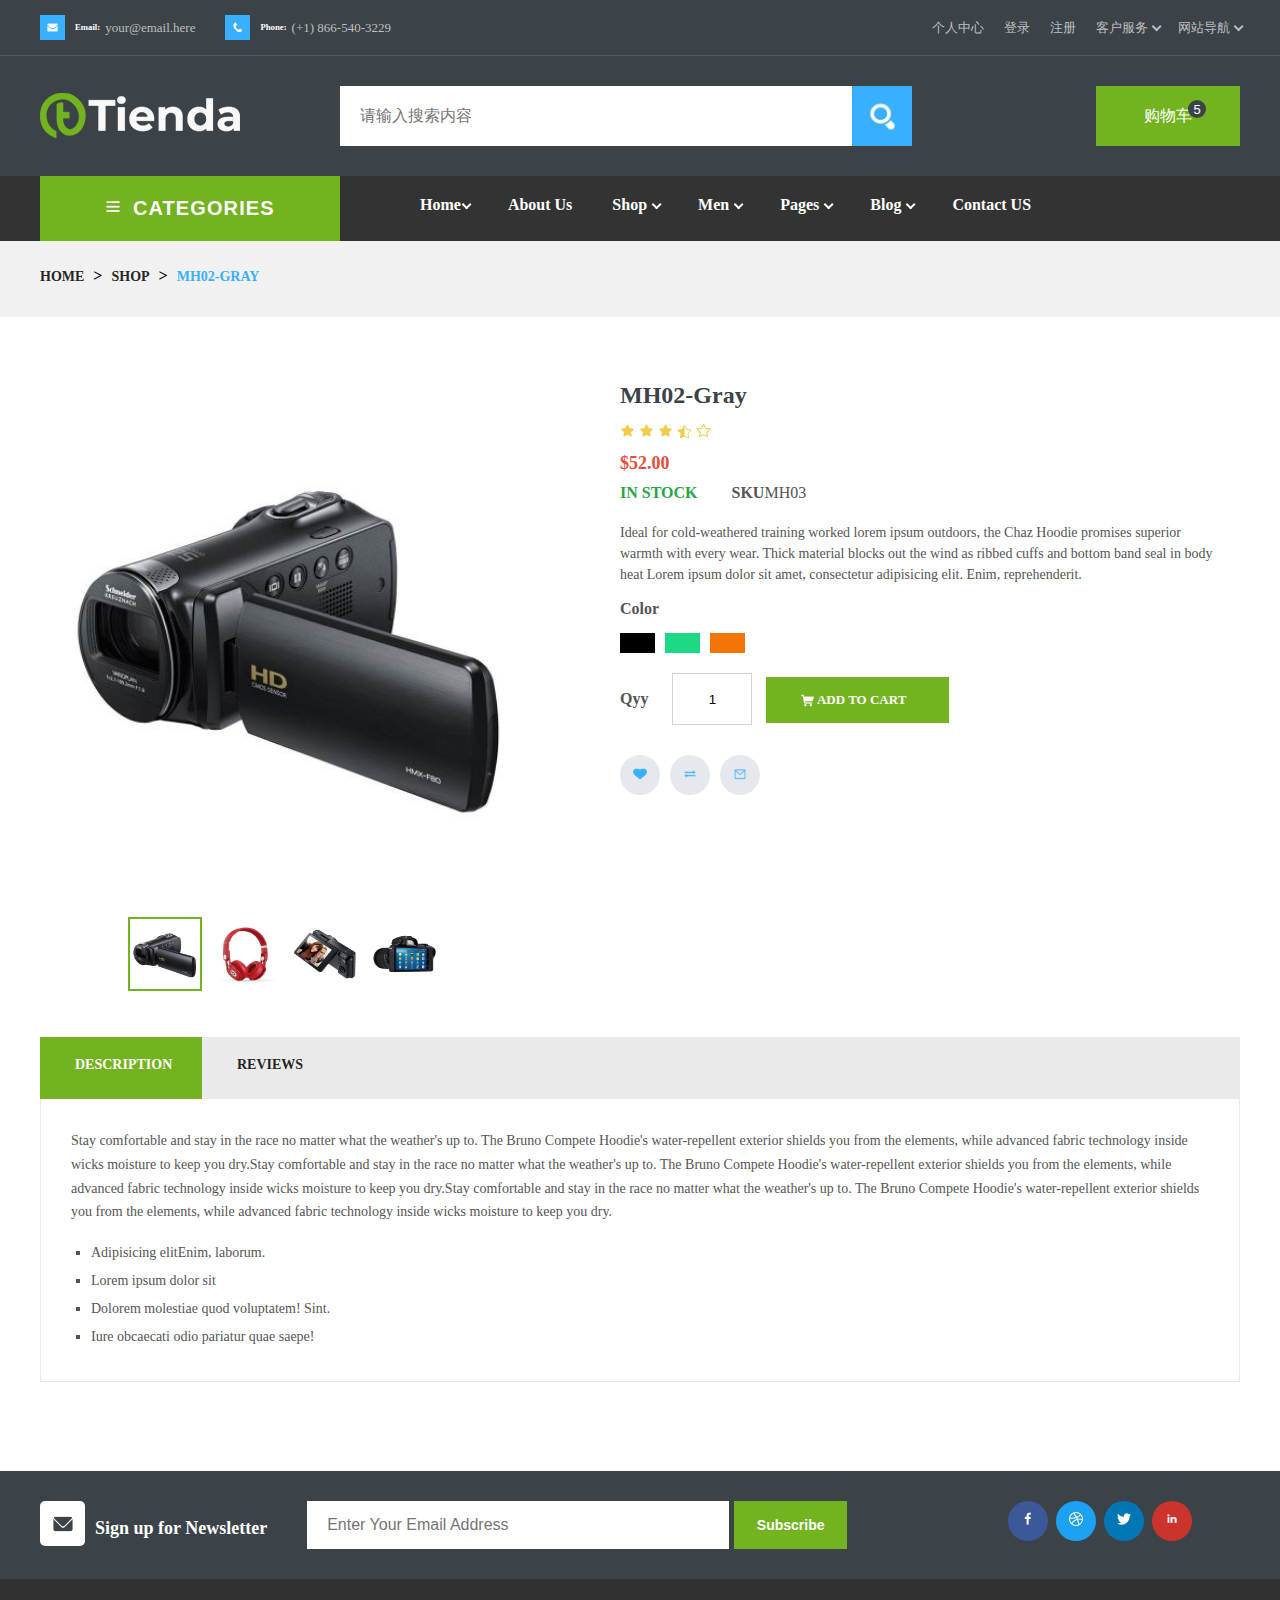
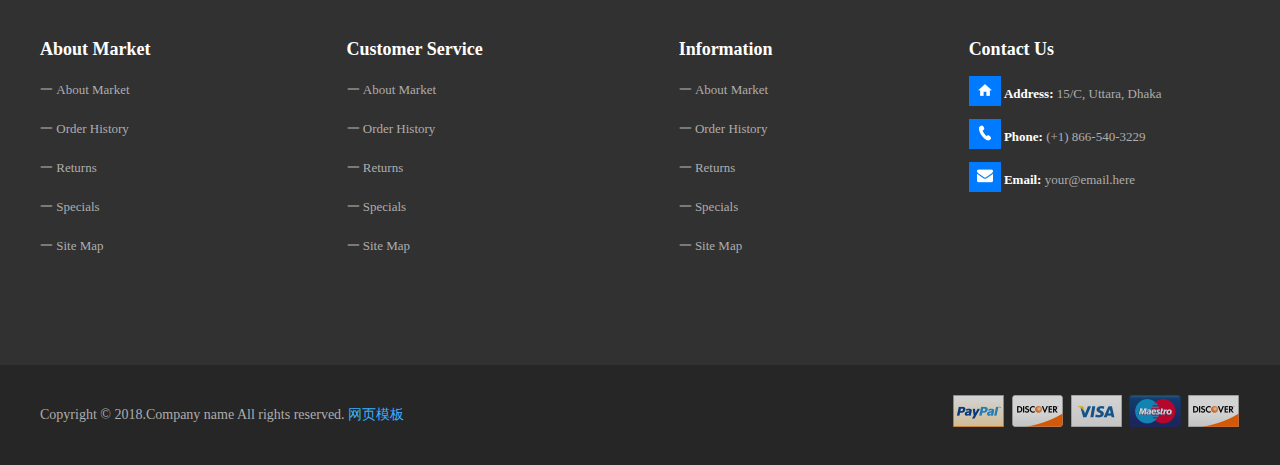
<file: index3.html>
<!DOCTYPE html>
<html lang="en">
<head>
    <meta charset="UTF-8">
    <title>Document</title>
    <link rel="stylesheet" href="css/public.css">
    <link rel="stylesheet" href="css/head.css">
    <link rel="stylesheet" type="text/css" href="css/nav1.css"/>
    <link rel="stylesheet" type="text/css" href="css/index3.css"/>
    <link rel="stylesheet" type="text/css" href="css/foot.css"/>
    <style>
    </style>
    <script type="text/javascript" src="js/index3.js">
    	
    </script>
</head>
<body>
    <div class="wrap">
        <div class="head">
            <div class="nav">
                 <div class="center  clearFloat">
                      <ul class="call clearFloat">
                          <li>
                                <a href="#" class="clearFloat">
                                  <div><i></i></div>
                                  <h6>Email:</h6>
                                  <span>your@email.here</span>
                                </a>
                          </li>
                          <li>
                                <a href="#" class="clearFloat">
                                    <div><i></i></div>
                                    <h6>Phone:</h6>
                                    <span>(+1) 866-540-3229</span>
                                </a>
                          </li>
                      </ul>
                      <ul class="menu clearFloat">
                          <li>
                              <a href="#">个人中心</a>
                          </li>
                          <li>
                             <a href="#">登录</a>
                          </li>
                          <li>
                             <a href="#">注册</a>
                          </li>
                          <li>
                             <a href="#">客户服务  <i></i></a>
                             <ul>
                                 <li><a href="#">111</a></li>
                                 <li><a href="#">222</a></li>
                                 <li><a href="#">333</a></li>
                             </ul>
                          </li>
                          <li>
                             <a href="#">网站导航  <i></i></a>
                             <ul>
                                <li><a href="#">111</a></li>
                                <li><a href="#">222</a></li>
                                <li><a href="#">333</a></li>
                            </ul>
                          </li>
                      </ul>
                 </div>
            </div>
            <div class="search">
                <div class="center clearFloat">
                    <img src="img/head/logo.png" alt="">
                    <div class="search-area">
                        <input type="text"  placeholder="请输入搜索内容">
                        <div>
                            <img src="img/head/icon/icon-search.png" alt="">
                        </div>
                    </div>
                    <button>购物车<i>5 </i></button>
                </div>
			</div>
			<div class="nav1">
				<div class="center">
					<button class="nav1-btn">
						<img src="img/head/icon/daohang.png" alt="">
						CATEGORIES
						<ul>
							<li><a href="#"><img src="img/head/icon/desktop.png"/>Computer<i></i></a></li>
							<li><a href="#"><img src="img/head/icon/mobile.png"/>Mobile<i></i></a></li>
							<li><a href="#"><img src="img/head/icon/camera.png"/>Camera</a></li>
							<li><a href="#"><img src="img/head/icon/fan.png"/>Electronics</a></li>
							<li><a href="#"><img src="img/head/icon/games.png"/>Gaming</a></li>
							<li><a href="#"><img src="img/head/icon/tv.png"/>Entertainment</a></li>
							<li><a href="#"><img src="img/head/icon/desktop.png"/>Computer</a></li>
							<li><a href="#"><img src="img/head/icon/jiahao.png"/>More Categories</a></li>
						</ul>
					</button>
					<ul>
						<li>
							<a href="#">Home<i></i></a>
							<ul>
							   <li><a href="#">Home Layout1</a></li>
							   <li><a href="#">Home Layout2</a></li>
							   <li><a href="#">Home Layout3</a></li>
							   <li><a href="#">Home Layout4</a></li>
							</ul>
						</li>
						<li>
							<a href="#">About Us</a>
						</li>
						<li>
							<a href="#">Shop <i></i> </a>
						</li>
						<li>
							<a href="#">Men <i></i> </a>
						</li>
						<li>
							<a href="#">Pages <i></i> </a>
						</li>
						<li>
							<a href="#">Blog <i></i> </a>
						</li>
						<li>
							<a href="#">Contact US</a>
						</li>
					</ul>
				</div>
			</div>
		    <div class="nav2">
		    	<div class="center">
		    		<a href="#">HOME</a>
		    		<span>></span>
		    		<a href="#">SHOP</a>
		    		<span>></span>
		    		<a href="#" class="active">Mh02-GRAY</a>
		    	</div>
		    </div>
		<div class="main">
             <div class="center">
             	<div class="shop clearFloat">
             		<div class="left">
             			<div id="bimg">
             				<ul id="the">
             					<li>
             						<img src="img/singer/single-pro-1.jpg"/>
             					</li>
             					<li>
             						<img src="img/singer/single-pro-2.jpg"/>
             					</li>
             					<li>
             						<img src="img/singer/single-pro-3.jpg"/>
             					</li>
             					<li>
             						<img src="img/singer/single-pro-4.jpg"/>
             					</li>
             				</ul>
             			</div>
             			<div id="simg">
             				<a href="#" class="active"><img src="img/singer/single-pro-1.jpg"/></a>
             				<a href="#"><img src="img/singer/single-pro-2.jpg"/></a>
             				<a href="#"><img src="img/singer/single-pro-3.jpg"/></a>
             				<a href="#"><img src="img/singer/single-pro-4.jpg"/></a>
             			</div>
             			<!-- <div id="cont">
             				<span>&lt;</span>
             				<span>&gt;</span>
             			</div> -->
             		</div>
             		<div class="right clearFloat">
             			<h2><a href="#">MH02-Gray</a></h2>
             			<span>
             				<i><img src="img/singer/xingxing.png"/></i>
             				<i><img src="img/singer/xingxing.png"/></i>
             				<i><img src="img/singer/xingxing.png"/></i>
             				<i><img src="img/singer/banxing.png"/></i>
             				<i><img src="img/singer/xing.png"/></i>
             			</span>
             			<p class="piece">$52.00</p>
             			<div class="eit">
             				<span>IN STOCK</span>
             				<span><strong>SKU</strong>MH03</span>
             			</div>
             			<p class="contain">Ideal for cold-weathered training worked lorem ipsum outdoors, the Chaz Hoodie promises superior warmth with every wear. Thick material blocks out the wind as ribbed cuffs and bottom band seal in body heat Lorem ipsum dolor sit amet, consectetur adipisicing elit. Enim, reprehenderit.</p>
             		    <h4>Color</h4>
             		    <ul class="clearFloat">
             		    	<li><a href="#"></a></li>
             		    	<li><a href="#"></a></li>
             		    	<li><a href="#"></a></li>
             		    </ul>
             		    <div class="qty">
             		    	<span>Qyy</span>
             		    	<input type="button" name="" id="" value="1" />
             		    	<a>
             		    		<img src="img/singer/gouwuche.png"/>
             		    		ADD TO CART
             		    	</a>
             		    </div>
             		    <div class="list">
             		    	<a href="#"><img src="img/singer/xin.png"/></a>
             		    	<a href="#"><img src="img/singer/jiaohuan.png"/></a>
             		    	<a href="#"><img src="img/singer/envelope-o.png"/></a>
             		    </div>
             		</div>
             	</div>
             	<div class="detail">
             		<div class="bar">
             			<a href="#">DESCRIPTION</a>
             			<a href="#">REVIEWS</a>
             		</div>
             		<div class="sub">
             			<p>Stay comfortable and stay in the race no matter what the weather's up to. The Bruno Compete Hoodie's water-repellent exterior shields you from the elements, while advanced fabric technology inside wicks moisture to keep you dry.Stay comfortable and stay in the race no matter what the weather's up to. The Bruno Compete Hoodie's water-repellent exterior shields you from the elements, while advanced fabric technology inside wicks moisture to keep you dry.Stay comfortable and stay in the race no matter what the weather's up to. The Bruno Compete Hoodie's water-repellent exterior shields you from the elements, while advanced fabric technology inside wicks moisture to keep you dry.</p>
             			<ul>
             				<li>Adipisicing elitEnim, laborum.</li>
             				<li>Lorem ipsum dolor sit</li>
             				<li>Dolorem molestiae quod voluptatem! Sint.</li>
             				<li>Iure obcaecati odio pariatur quae saepe!</li>
             			</ul>
             		</div>
             	</div>
             </div>
        </div>
        <div class="foot">
			<div class="foot-top">
                <div class="center clearFloat">
                    <div class="left clearFloat">
                        <h2><span><img src="img/foot/xinfeng-.png"/></span>Sign up for Newsletter</h2>
                    </div>
                    <div class="search clearFloat ">
                        <input type="text" name="" id="" value="" placeholder="Enter Your Email Address"/>
                        <button>Subscribe</button>
                    </div>
                    <div class="im">
                         <a href="#"><img src="img/foot/facebook.png"/></a>
                         <a href="#"><img src="img/foot/dribbble.png"/></a>
                         <a href="#"><img src="img/foot/twitter.png"/></a>
                         <a href="#"><img src="img/foot/LinkedIn.png"/></a>
                    </div>
                </div>
            </div>
            <div class="foot-middle">
                <div class="center">
                    <ul>
                        <li>About Market</li>
                        <li><a href="#">一 About Market</a></li>
                        <li><a href="#">一  Order History</a></li>
                        <li><a href="#">一  Returns</a></li>
                        <li><a href="#">一 Specials</a></li>
                        <li><a href="#">一  Site Map</a></li>
                    </ul>
                    <ul>
                        <li>Customer Service</li>
                        <li><a href="#">一  About Market</a></li>
                        <li><a href="#">一  Order History</a></li>
                        <li><a href="#">一  Returns</a></li>
                        <li><a href="#">一  Specials</a></li>
                        <li><a href="#">一  Site Map</a></li>
                    </ul> 
                    <ul>
                        <li>Information</li>
                        <li><a href="#">一  About Market</a></li>
                        <li><a href="#">一  Order History</a></li>
                        <li><a href="#">一  Returns</a></li>
                        <li><a href="#">一  Specials</a></li>
                        <li><a href="#">一  Site Map</a></li>
                    </ul>
                     <ul>
                        <li>Contact Us</li>
                        <li class="call clearFloat">
                              <a href="#">
                                  <span><img src="img/foot/fangzi.png"/></span>
                                  <i>Address:</i>
                                  15/C, Uttara, Dhaka
                              </a>
                        </li>
                        <li class="call">
                              <a href="#">
                                  <span><img src="img/foot/dianhua.png"/></span>
                                  <i>Phone:</i>
                                   (+1) 866-540-3229
                              </a>
                        </li>
                        <li class="call">
                              <a href="#">
                                  <span><img src="img/foot/xinfeng.png"/></span>
                                  <i>Email:</i>
                                   your@email.here
                              </a>
                        </li>
                     </ul>
                </div>
            </div>
            <div class="foot-bottom">
                <div class="center">
                        <span>Copyright © 2018.Company name All rights reserved. <a href="#">网页模板</a></span>
                        <img src="img/foot/payment.png"/>
                    </div>
            </div>	
		</div>
    </div>
</body>
</html>
</file>
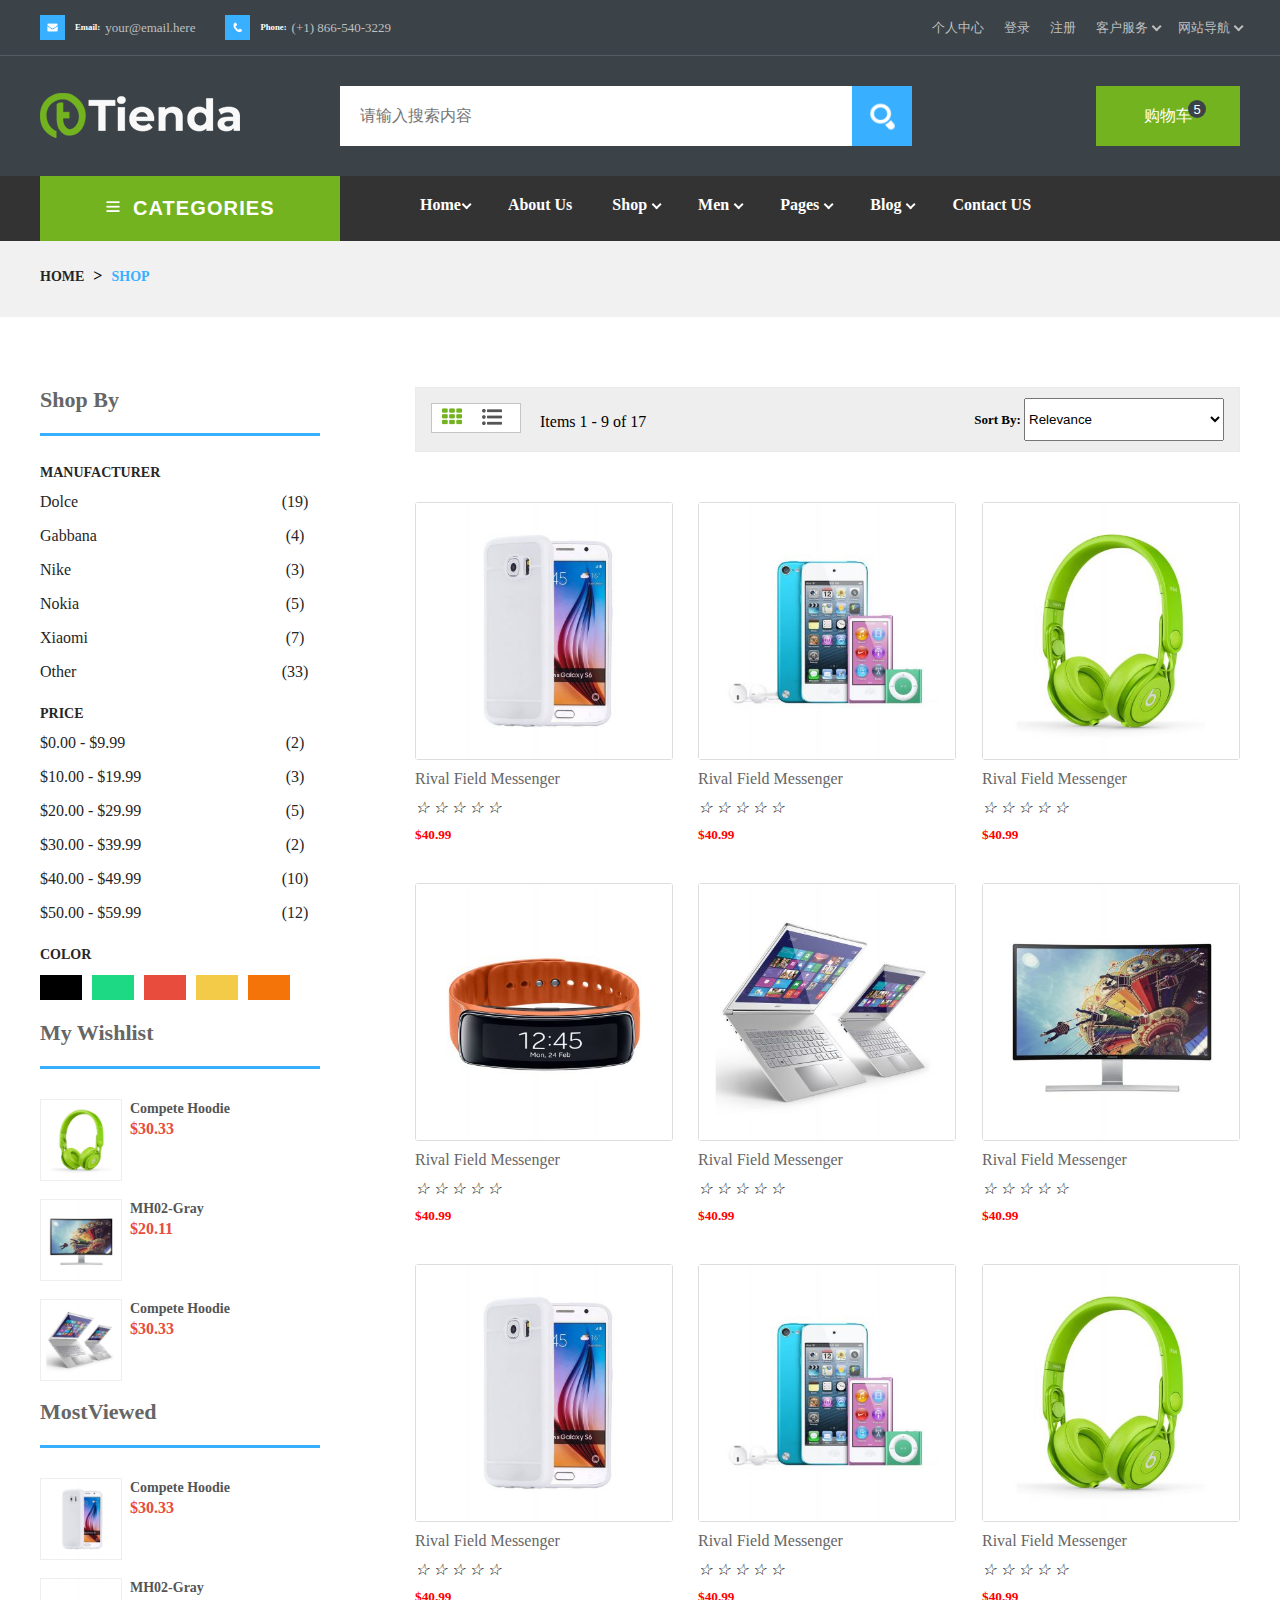
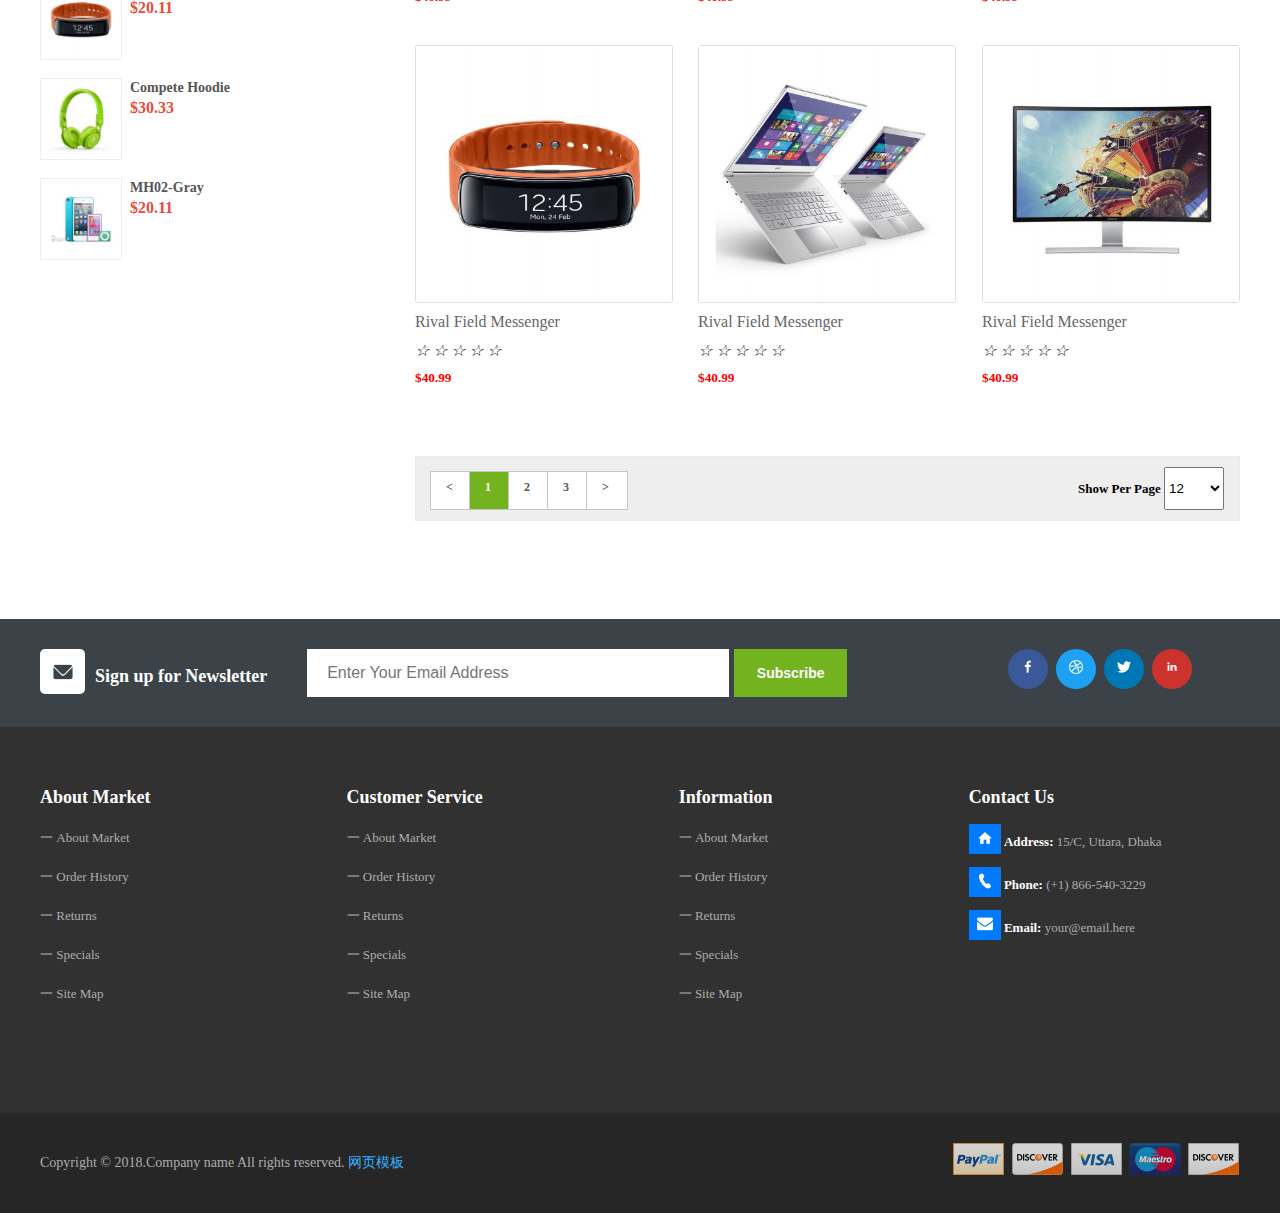
<file: index4.html>
<!DOCTYPE html>
<html lang="en">
<head>
    <meta charset="UTF-8">
    <title>Document</title>
    <link rel="stylesheet" href="css/public.css">
    <link rel="stylesheet" href="css/head.css">
    <link rel="stylesheet" type="text/css" href="css/nav1.css"/>
    <link rel="stylesheet" type="text/css" href="css/item1.css"/>
    <link rel="stylesheet" type="text/css" href="css/index4.css"/>
    <link rel="stylesheet" type="text/css" href="css/foot.css"/>
    <style>
    </style>
</head>
<body>
    <div class="wrap">
        <div class="head">
            <div class="nav">
                 <div class="center  clearFloat">
                      <ul class="call clearFloat">
                          <li>
                                <a href="#" class="clearFloat">
                                  <div><i></i></div>
                                  <h6>Email:</h6>
                                  <span>your@email.here</span>
                                </a>
                          </li>
                          <li>
                                <a href="#" class="clearFloat">
                                    <div><i></i></div>
                                    <h6>Phone:</h6>
                                    <span>(+1) 866-540-3229</span>
                                </a>
                          </li>
                      </ul>
                      <ul class="menu clearFloat">
                          <li>
                              <a href="#">个人中心</a>
                          </li>
                          <li>
                             <a href="#">登录</a>
                          </li>
                          <li>
                             <a href="#">注册</a>
                          </li>
                          <li>
                             <a href="#">客户服务  <i></i></a>
                             <ul>
                                 <li><a href="#">111</a></li>
                                 <li><a href="#">222</a></li>
                                 <li><a href="#">333</a></li>
                             </ul>
                          </li>
                          <li>
                             <a href="#">网站导航  <i></i></a>
                             <ul>
                                <li><a href="#">111</a></li>
                                <li><a href="#">222</a></li>
                                <li><a href="#">333</a></li>
                            </ul>
                          </li>
                      </ul>
                 </div>
            </div>
            <div class="search">
                <div class="center clearFloat">
                    <img src="img/head/logo.png" alt="">
                    <div class="search-area">
                        <input type="text"  placeholder="请输入搜索内容">
                        <div>
                            <img src="img/head/icon/icon-search.png" alt="">
                        </div>
                    </div>
                    <button>购物车<i>5 </i></button>
                </div>
			</div>
			<div class="nav1">
				<div class="center">
					<button class="nav1-btn">
						<img src="img/head/icon/daohang.png" alt="">
						CATEGORIES
						<ul>
							<li><a href="#"><img src="img/head/icon/desktop.png"/>Computer<i></i></a></li>
							<li><a href="#"><img src="img/head/icon/mobile.png"/>Mobile<i></i></a></li>
							<li><a href="#"><img src="img/head/icon/camera.png"/>Camera</a></li>
							<li><a href="#"><img src="img/head/icon/fan.png"/>Electronics</a></li>
							<li><a href="#"><img src="img/head/icon/games.png"/>Gaming</a></li>
							<li><a href="#"><img src="img/head/icon/tv.png"/>Entertainment</a></li>
							<li><a href="#"><img src="img/head/icon/desktop.png"/>Computer</a></li>
							<li><a href="#"><img src="img/head/icon/jiahao.png"/>More Categories</a></li>
						</ul>
					</button>
					<ul>
						<li>
							<a href="#">Home<i></i></a>
							<ul>
							   <li><a href="#">Home Layout1</a></li>
							   <li><a href="#">Home Layout2</a></li>
							   <li><a href="#">Home Layout3</a></li>
							   <li><a href="#">Home Layout4</a></li>
							</ul>
						</li>
						<li>
							<a href="#">About Us</a>
						</li>
						<li>
							<a href="#">Shop <i></i> </a>
						</li>
						<li>
							<a href="#">Men <i></i> </a>
						</li>
						<li>
							<a href="#">Pages <i></i> </a>
						</li>
						<li>
							<a href="#">Blog <i></i> </a>
						</li>
						<li>
							<a href="#">Contact US</a>
						</li>
					</ul>
				</div>
			</div>
		    <div class="nav2">
		    	<div class="center">
		    		<a href="#">HOME</a>
		    		<span>></span>
		    		<a href="#" class="active">SHOP</a>
		    	</div>
		    </div>
		<div class="main">
             <div class="center clearFloat">
             	<div class="left">
             		<h2>Shop By</h2>
             		<div class="list">
             			<h4>MANUFACTURER</h4>
             			<ul>
             				<li><a href="#">Dolce<span>(19)</span></a></li>
             				<li><a href="#">Gabbana<span>(4)</span></a></li>
             				<li><a href="#">Nike<span>(3)</span></a></li>
             				<li><a href="#">Nokia<span>(5)</span></a></li>
             				<li><a href="#">Xiaomi<span>(7)</span></a></li>
             				<li><a href="#">Other<span>(33)</span></a></li>
             			</ul>
             		</div>
             		<div class="list">
             			<h4>PRICE</h4>
             			<ul>
             				<li><a href="#">$0.00 - $9.99<span>(2)</span></a></li>
             				<li><a href="#">$10.00 - $19.99<span>(3)</span></a></li>
             				<li><a href="#">$20.00 - $29.99<span>(5)</span></a></li>
             				<li><a href="#">$30.00 - $39.99<span>(2)</span></a></li>
             				<li><a href="#">$40.00 - $49.99<span>(10)</span></a></li>
             				<li><a href="#">$50.00 - $59.99<span>(12)</span></a></li>
             			</ul>
             		</div>
             		<div class="color clearFloat">
             			<h4>COLOR</h4>
             			<ul>
             				<li><a href="#"></a></li>
             				<li><a href="#"></a></li>
             				<li><a href="#"></a></li>
             				<li><a href="#"></a></li>
             				<li><a href="#"></a></li>
             			</ul>
             		</div>
             		<h2>My Wishlist</h2>
             		<div class="det-list clearFloat">
             			<div>
             				<a href="#"><img src="img/product/product-3.jpg"/></a>
             				<div>
             					<a href="#">Compete Hoodie</a>
             					<p>$30.33</p>
             				</div>
             			</div>
             			<div>
             				<a href="#"><img src="img/product/product-6.jpg"/></a>
             				<div>
             					<a href="#">MH02-Gray</a>
             					<p>$20.11</p>
             				</div>
             			</div>
             			<div>
             				<a href="#"><img src="img/product/product-5.jpg"/></a>
             				<div>
             					<a href="#">Compete Hoodie</a>
             					<p>$30.33</p>
             				</div>
             			</div>
             		</div>
             		<h2>MostViewed</h2>
             		<div class="det-list clearFloat">
             			<div>
             				<a href="#"><img src="img/product/product-1.jpg"/></a>
             				<div>
             					<a href="#">Compete Hoodie</a>
             					<p>$30.33</p>
             				</div>
             			</div>
             			<div>
             				<a href="#"><img src="img/product/product-2.jpg"/></a>
             				<div>
             					<a href="#">MH02-Gray</a>
             					<p>$20.11</p>
             				</div>
             			</div>
             			<div>
             				<a href="#"><img src="img/product/product-3.jpg"/></a>
             				<div>
             					<a href="#">Compete Hoodie</a>
             					<p>$30.33</p>
             				</div>
             			</div>
             			<div>
             				<a href="#"><img src="img/product/product-4.jpg"/></a>
             				<div>
             					<a href="#">MH02-Gray</a>
             					<p>$20.11</p>
             				</div>
             			</div>
             		</div>
             	</div>
             	<div class="right">
             		<div class="option clearFloat">
             			<div>
             				<a href="#"><img src="img/main/th.png"/><img src="img/main/list-ul.png"/></a>
             				<span>Items 1 - 9 of 17</span>
             			</div>
             			<div>
             				<span>Sort By:</span>
             				<select name="">
             					<option value="">Relevance</option>
             					<option value="">Namo,A To Z</option>
             					<option value="">Namo,Z To A</option>
             					<option value="">Price Low To Height</option>
             					<option value="">Price Height To Low</option>
             				</select>
             			</div>
             		</div>
             		<div class="thumb">
             			<div class="clearFloat">
             			<div class="item">
                           <a href="#"><img src="img/product/product-1.jpg" alt="">
                               <div class="eye">
                                   <img src="img/main/eye.png"/>
                               </div>
                           </a>
                            <p>Rival Field Messenger</p>
                            <div class="star">
                                <i>☆</i>
                                <i>☆</i>
                                <i>☆</i>
                                <i>☆</i>
                                <i>☆</i>
                            </div>
                            <h5>$40.99</h5>
                            <div class="choose">
                                <a href="#"><img src="img/main/Cart.png"/></a>
                                <a href="#"><img src="img/main/xin.png"/></a>
                                <a href="#"><img src="img/main/jiaohuan.png"/></a>
                            </div>
                        </div>
                        <div class="item">
                           <a href="#"><img src="img/product/product-4.jpg" alt="">
                               <div class="eye">
                                   <img src="img/main/eye.png"/>
                               </div>
                           </a>
                            <p>Rival Field Messenger</p>
                            <div class="star">
                                <i>☆</i>
                                <i>☆</i>
                                <i>☆</i>
                                <i>☆</i>
                                <i>☆</i>
                            </div>
                            <h5>$40.99</h5>
                            <div class="choose">
                                <a href="#"><img src="img/main/Cart.png"/></a>
                                <a href="#"><img src="img/main/xin.png"/></a>
                                <a href="#"><img src="img/main/jiaohuan.png"/></a>
                            </div>
                        </div>
                        <div class="item">
                           <a href="#"><img src="img/product/product-3.jpg" alt="">
                               <div class="eye">
                                   <img src="img/main/eye.png"/>
                               </div>
                           </a>
                            <p>Rival Field Messenger</p>
                            <div class="star">
                                <i>☆</i>
                                <i>☆</i>
                                <i>☆</i>
                                <i>☆</i>
                                <i>☆</i>
                            </div>
                            <h5>$40.99</h5>
                            <div class="choose">
                                <a href="#"><img src="img/main/Cart.png"/></a>
                                <a href="#"><img src="img/main/xin.png"/></a>
                                <a href="#"><img src="img/main/jiaohuan.png"/></a>
                            </div>
                        </div>
                      </div>
             		    <div class="clearFloat">
             		  	 <div class="item">
                           <a href="#"><img src="img/product/product-2.jpg" alt="">
                               <div class="eye">
                                   <img src="img/main/eye.png"/>
                               </div>
                           </a>
                            <p>Rival Field Messenger</p>
                            <div class="star">
                                <i>☆</i>
                                <i>☆</i>
                                <i>☆</i>
                                <i>☆</i>
                                <i>☆</i>
                            </div>
                            <h5>$40.99</h5>
                            <div class="choose">
                                <a href="#"><img src="img/main/Cart.png"/></a>
                                <a href="#"><img src="img/main/xin.png"/></a>
                                <a href="#"><img src="img/main/jiaohuan.png"/></a>
                            </div>
                        </div>
                        <div class="item">
                           <a href="#"><img src="img/product/product-5.jpg" alt="">
                               <div class="eye">
                                   <img src="img/main/eye.png"/>
                               </div>
                           </a>
                            <p>Rival Field Messenger</p>
                            <div class="star">
                                <i>☆</i>
                                <i>☆</i>
                                <i>☆</i>
                                <i>☆</i>
                                <i>☆</i>
                            </div>
                            <h5>$40.99</h5>
                            <div class="choose">
                                <a href="#"><img src="img/main/Cart.png"/></a>
                                <a href="#"><img src="img/main/xin.png"/></a>
                                <a href="#"><img src="img/main/jiaohuan.png"/></a>
                            </div>
                        </div>
                        <div class="item">
                           <a href="#"><img src="img/product/product-6.jpg" alt="">
                               <div class="eye">
                                   <img src="img/main/eye.png"/>
                               </div>
                           </a>
                            <p>Rival Field Messenger</p>
                            <div class="star">
                                <i>☆</i>
                                <i>☆</i>
                                <i>☆</i>
                                <i>☆</i>
                                <i>☆</i>
                            </div>
                            <h5>$40.99</h5>
                            <div class="choose">
                                <a href="#"><img src="img/main/Cart.png"/></a>
                                <a href="#"><img src="img/main/xin.png"/></a>
                                <a href="#"><img src="img/main/jiaohuan.png"/></a>
                            </div>
                        </div>
             		   
             		  </div>
             	        <div class="clearFloat">
             			<div class="item">
                           <a href="#"><img src="img/product/product-1.jpg" alt="">
                               <div class="eye">
                                   <img src="img/main/eye.png"/>
                               </div>
                           </a>
                            <p>Rival Field Messenger</p>
                            <div class="star">
                                <i>☆</i>
                                <i>☆</i>
                                <i>☆</i>
                                <i>☆</i>
                                <i>☆</i>
                            </div>
                            <h5>$40.99</h5>
                            <div class="choose">
                                <a href="#"><img src="img/main/Cart.png"/></a>
                                <a href="#"><img src="img/main/xin.png"/></a>
                                <a href="#"><img src="img/main/jiaohuan.png"/></a>
                            </div>
                        </div>
                        <div class="item">
                           <a href="#"><img src="img/product/product-4.jpg" alt="">
                               <div class="eye">
                                   <img src="img/main/eye.png"/>
                               </div>
                           </a>
                            <p>Rival Field Messenger</p>
                            <div class="star">
                                <i>☆</i>
                                <i>☆</i>
                                <i>☆</i>
                                <i>☆</i>
                                <i>☆</i>
                            </div>
                            <h5>$40.99</h5>
                            <div class="choose">
                                <a href="#"><img src="img/main/Cart.png"/></a>
                                <a href="#"><img src="img/main/xin.png"/></a>
                                <a href="#"><img src="img/main/jiaohuan.png"/></a>
                            </div>
                        </div>
                        <div class="item">
                           <a href="#"><img src="img/product/product-3.jpg" alt="">
                               <div class="eye">
                                   <img src="img/main/eye.png"/>
                               </div>
                           </a>
                            <p>Rival Field Messenger</p>
                            <div class="star">
                                <i>☆</i>
                                <i>☆</i>
                                <i>☆</i>
                                <i>☆</i>
                                <i>☆</i>
                            </div>
                            <h5>$40.99</h5>
                            <div class="choose">
                                <a href="#"><img src="img/main/Cart.png"/></a>
                                <a href="#"><img src="img/main/xin.png"/></a>
                                <a href="#"><img src="img/main/jiaohuan.png"/></a>
                            </div>
                        </div>
                      </div>
             		    <div class="clearFloat">
             		  	 <div class="item">
                           <a href="#"><img src="img/product/product-2.jpg" alt="">
                               <div class="eye">
                                   <img src="img/main/eye.png"/>
                               </div>
                           </a>
                            <p>Rival Field Messenger</p>
                            <div class="star">
                                <i>☆</i>
                                <i>☆</i>
                                <i>☆</i>
                                <i>☆</i>
                                <i>☆</i>
                            </div>
                            <h5>$40.99</h5>
                            <div class="choose">
                                <a href="#"><img src="img/main/Cart.png"/></a>
                                <a href="#"><img src="img/main/xin.png"/></a>
                                <a href="#"><img src="img/main/jiaohuan.png"/></a>
                            </div>
                        </div>
                        <div class="item">
                           <a href="#"><img src="img/product/product-5.jpg" alt="">
                               <div class="eye">
                                   <img src="img/main/eye.png"/>
                               </div>
                           </a>
                            <p>Rival Field Messenger</p>
                            <div class="star">
                                <i>☆</i>
                                <i>☆</i>
                                <i>☆</i>
                                <i>☆</i>
                                <i>☆</i>
                            </div>
                            <h5>$40.99</h5>
                            <div class="choose">
                                <a href="#"><img src="img/main/Cart.png"/></a>
                                <a href="#"><img src="img/main/xin.png"/></a>
                                <a href="#"><img src="img/main/jiaohuan.png"/></a>
                            </div>
                        </div>
                        <div class="item">
                           <a href="#"><img src="img/product/product-6.jpg" alt="">
                               <div class="eye">
                                   <img src="img/main/eye.png"/>
                               </div>
                           </a>
                            <p>Rival Field Messenger</p>
                            <div class="star">
                                <i>☆</i>
                                <i>☆</i>
                                <i>☆</i>
                                <i>☆</i>
                                <i>☆</i>
                            </div>
                            <h5>$40.99</h5>
                            <div class="choose">
                                <a href="#"><img src="img/main/Cart.png"/></a>
                                <a href="#"><img src="img/main/xin.png"/></a>
                                <a href="#"><img src="img/main/jiaohuan.png"/></a>
                            </div>
                        </div>
             		  </div>
             		</div>
             	   <div class="page clearFloat">
             			<div>
             				<a href="#">&lt;</a>
             				<a href="#" class="active">1</a>
             				<a href="#">2</a>
             				<a href="#">3</a>
             				<a href="#">&gt;</a>
             			</div>
             			<div>
             				<span>Show Per Page</span>
             				<select name="">
             					<option value="">12</option>
             					<option value="">15</option>
             					<option value="">18</option>
             					<option value="">21</option>
             				</select>
             			</div>
             		</div>
             	</div>
             </div>
        </div>
        <div class="foot">
			<div class="foot-top">
                <div class="center clearFloat">
                    <div class="left clearFloat">
                        <h2><span><img src="img/foot/xinfeng-.png"/></span>Sign up for Newsletter</h2>
                    </div>
                    <div class="search clearFloat ">
                        <input type="text" name="" id="" value="" placeholder="Enter Your Email Address"/>
                        <button>Subscribe</button>
                    </div>
                    <div class="im">
                         <a href="#"><img src="img/foot/facebook.png"/></a>
                         <a href="#"><img src="img/foot/dribbble.png"/></a>
                         <a href="#"><img src="img/foot/twitter.png"/></a>
                         <a href="#"><img src="img/foot/LinkedIn.png"/></a>
                    </div>
                </div>
            </div>
            <div class="foot-middle">
                <div class="center">
                    <ul>
                        <li>About Market</li>
                        <li><a href="#">一 About Market</a></li>
                        <li><a href="#">一  Order History</a></li>
                        <li><a href="#">一  Returns</a></li>
                        <li><a href="#">一 Specials</a></li>
                        <li><a href="#">一  Site Map</a></li>
                    </ul>
                    <ul>
                        <li>Customer Service</li>
                        <li><a href="#">一  About Market</a></li>
                        <li><a href="#">一  Order History</a></li>
                        <li><a href="#">一  Returns</a></li>
                        <li><a href="#">一  Specials</a></li>
                        <li><a href="#">一  Site Map</a></li>
                    </ul> 
                    <ul>
                        <li>Information</li>
                        <li><a href="#">一  About Market</a></li>
                        <li><a href="#">一  Order History</a></li>
                        <li><a href="#">一  Returns</a></li>
                        <li><a href="#">一  Specials</a></li>
                        <li><a href="#">一  Site Map</a></li>
                    </ul>
                     <ul>
                        <li>Contact Us</li>
                        <li class="call clearFloat">
                              <a href="#">
                                  <span><img src="img/foot/fangzi.png"/></span>
                                  <i>Address:</i>
                                  15/C, Uttara, Dhaka
                              </a>
                        </li>
                        <li class="call">
                              <a href="#">
                                  <span><img src="img/foot/dianhua.png"/></span>
                                  <i>Phone:</i>
                                   (+1) 866-540-3229
                              </a>
                        </li>
                        <li class="call">
                              <a href="#">
                                  <span><img src="img/foot/xinfeng.png"/></span>
                                  <i>Email:</i>
                                   your@email.here
                              </a>
                        </li>
                     </ul>
                </div>
            </div>
            <div class="foot-bottom">
                <div class="center">
                        <span>Copyright © 2018.Company name All rights reserved. <a href="#">网页模板</a></span>
                        <img src="img/foot/payment.png"/>
                    </div>
            </div>	
		</div>
    </div>
</body>
</html>
</file>
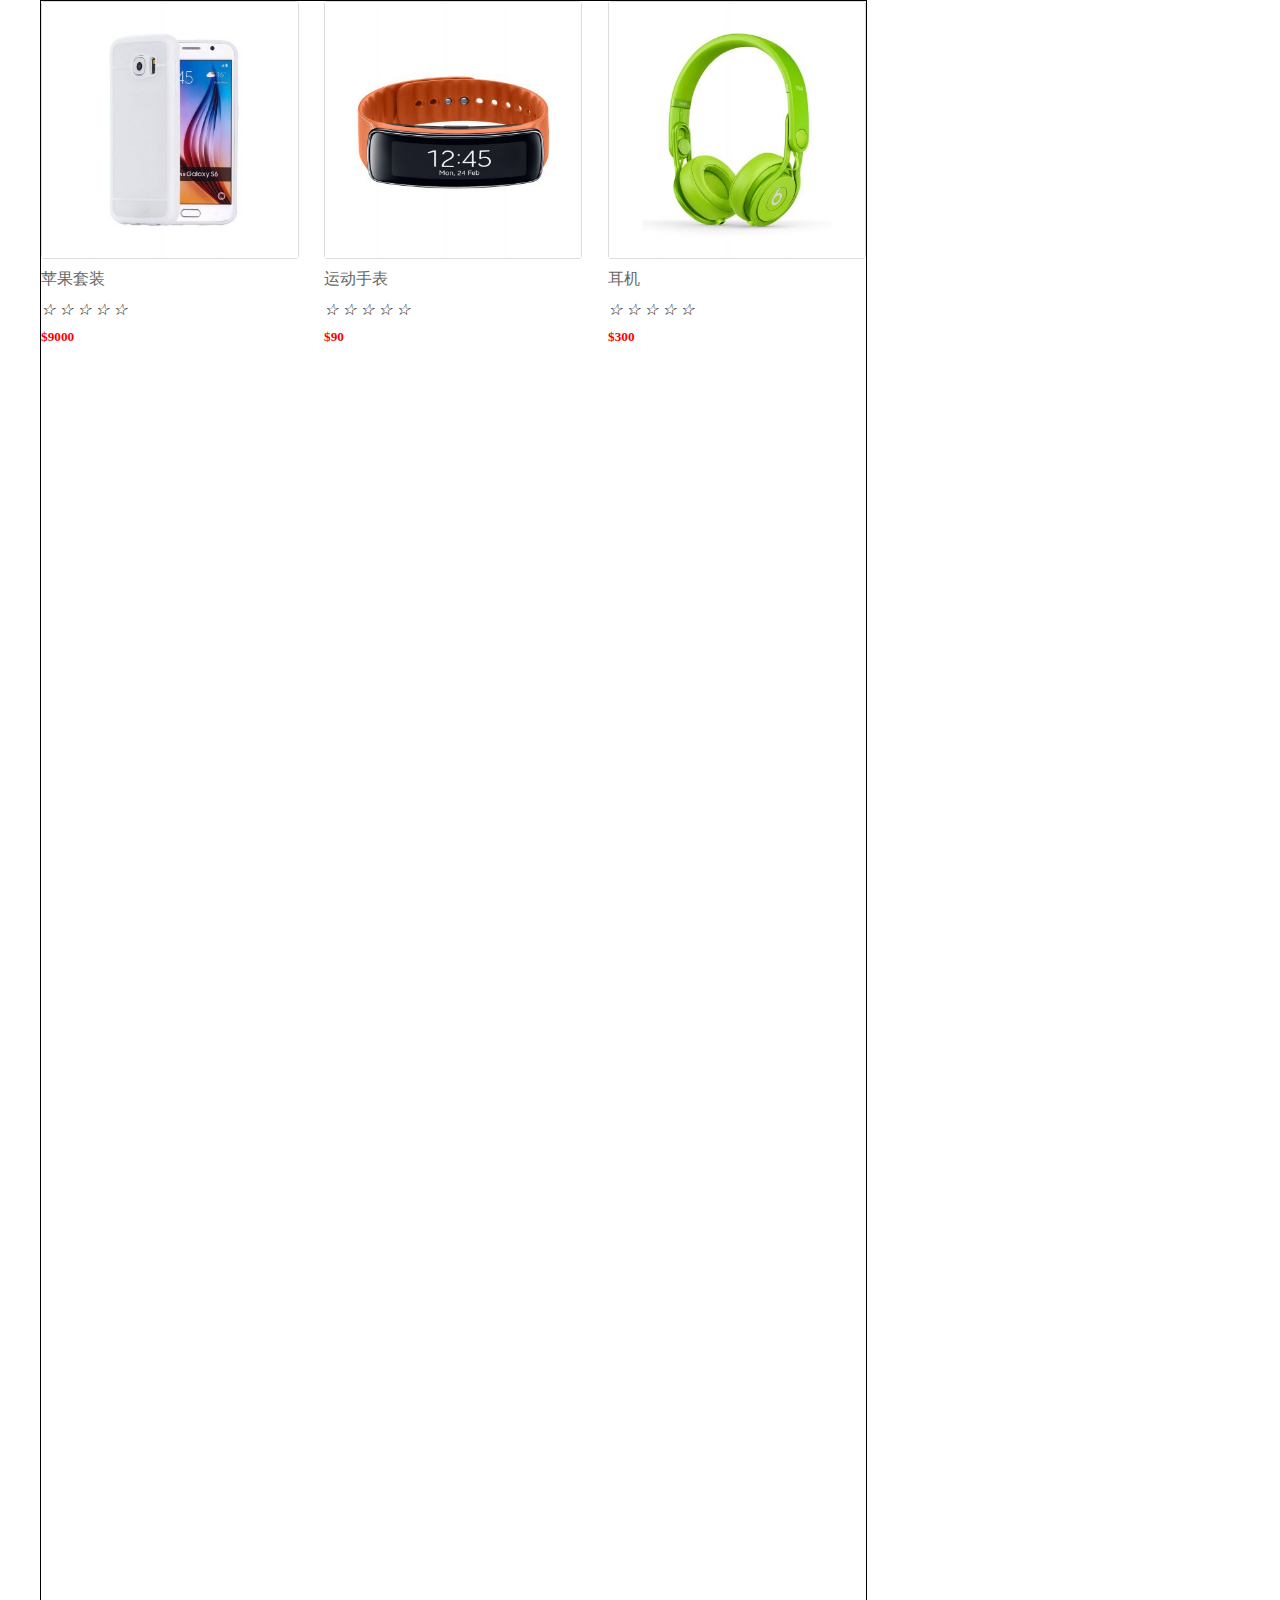
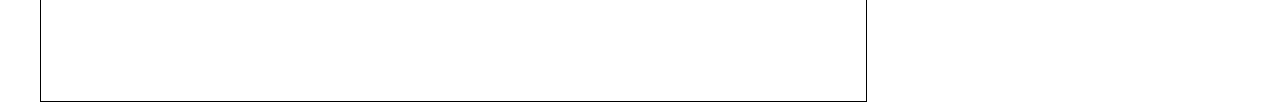
<file: item.html>
<!DOCTYPE html>
<html lang="en">
<head>
    <meta charset="UTF-8">
    <title>Document</title>
    <link rel="stylesheet" href="css/public.css">
    <link rel="stylesheet" href="css/item1.css">
    <style>
    </style>
</head>
<body>
    <div class="wrap">
        <div class="part2">
            <div class="center">
                <div class="items clearFloat">
                    <div class="item">
                        <a href="#"><img src="img/product/product-1.jpg" alt="">
                           <div class="eye">
                               <img src="img/main/eye.png"/>
                           </div>
                        </a>
                        <p>苹果套装</p>
                        <div class="star">
                            <i>☆</i>
                            <i>☆</i>
                            <i>☆</i>
                            <i>☆</i>
                            <i>☆</i>
                        </div>
                        <h5>$9000</h5>
                        <div class="choose">
                            <a href="#"><img src="img/main/Cart.png"/></a>
                            <a href="#"><img src="img/main/xin.png"/></a>
                            <a href="#"><img src="img/main/jiaohuan.png"/></a>
                        </div>
                    </div>
                    <div class="item">
                        <a href="#"><img src="img/product/product-2.jpg" alt="">
                           <div class="eye">
                                <img src="img/main/eye.png"/>
                           </div>
                        </a>
                        <p>运动手表</p>
                        <div class="star">
                            <i>☆</i>
                            <i>☆</i>
                            <i>☆</i>
                            <i>☆</i>
                            <i>☆</i>
                        </div>
                        <h5>$90</h5>
                        <div class="choose">
                            <a href="#"><img src="img/main/Cart.png"/></a>
                            <a href="#"><img src="img/main/xin.png"/></a>
                            <a href="#"><img src="img/main/jiaohuan.png"/></a>
                        </div>
                    </div>
                    <div class="item">
                        <a href="#"><img src="img/product/product-3.jpg" alt="">
                           <div class="eye">
                                <img src="img/main/eye.png"/>
                           </div>
                        </a>
                        <p>耳机</p>
                        <div class="star">
                            <i>☆</i>
                            <i>☆</i>
                            <i>☆</i>
                            <i>☆</i>
                            <i>☆</i>
                        </div>
                        <h5>$300</h5>
                        <div class="choose">
                            <a href="#"><img src="img/main/Cart.png"/></a>
                            <a href="#"><img src="img/main/xin.png"/></a>
                            <a href="#"><img src="img/main/jiaohuan.png"/></a>
                        </div>
                    </div>
                </div>
            </div>
        </div>
    </div>
</body>
</html>
</file>
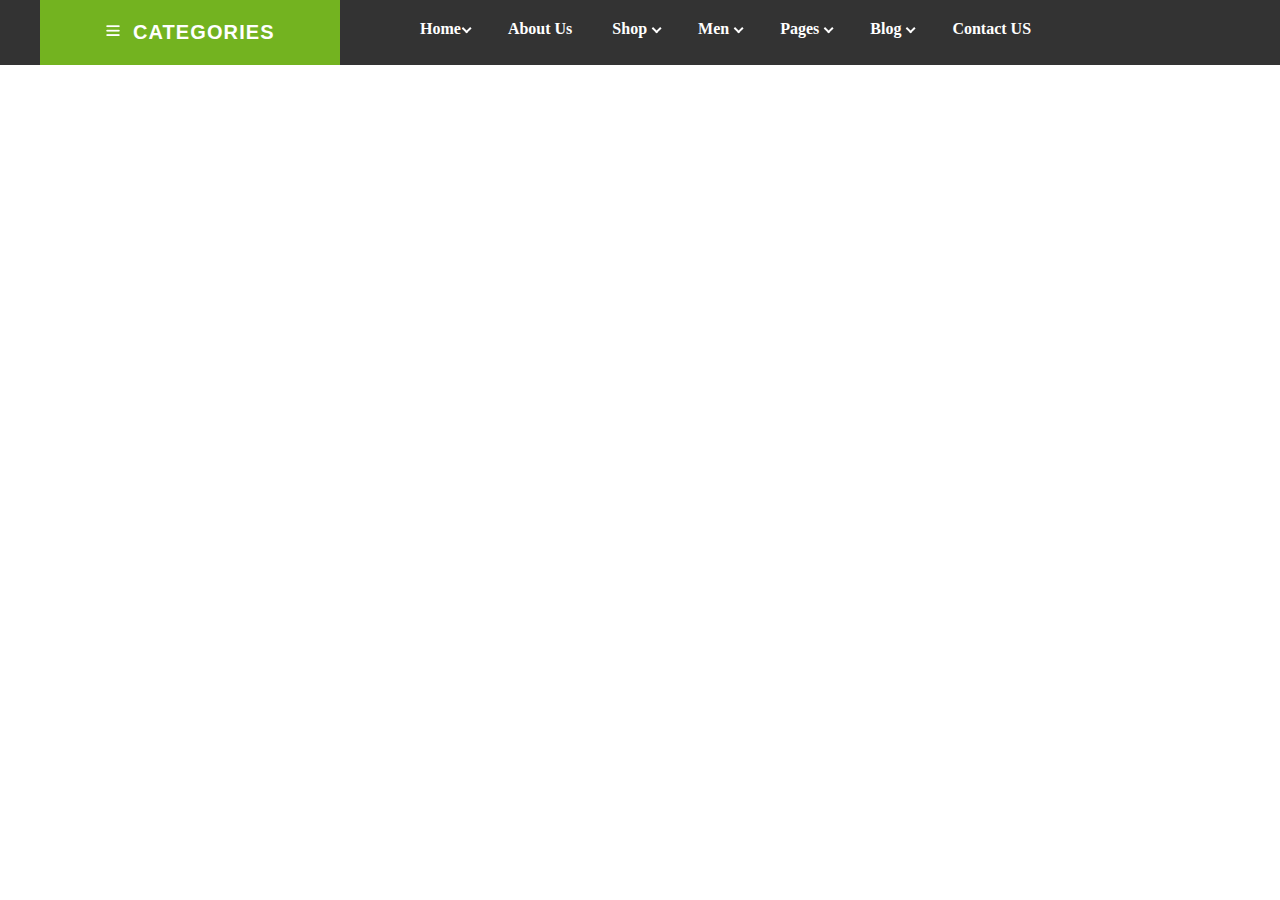
<file: nav1.html>
<!DOCTYPE html>
<html lang="en">

	<head>
		<meta charset="UTF-8">
		<title>Document</title>
		<link rel="stylesheet" href="css/public.css">
		<link rel="stylesheet" href="css/nav1.css">
		<style>

		</style>
	</head>

	<body>
		<div class="wrap">
			<div class="head">
				<div class="nav1">
					<div class="center">
						<button class="nav1-btn">
                            <img src="img/head/icon/daohang.png" alt="">
                            CATEGORIES
                            <ul>
                            	<li><a href="#"><img src="img/head/icon/desktop.png"/>Computer<i></i></a></li>
                            	<li><a href="#"><img src="img/head/icon/mobile.png"/>Mobile<i></i></a></li>
                            	<li><a href="#"><img src="img/head/icon/camera.png"/>Camera</a></li>
                            	<li><a href="#"><img src="img/head/icon/fan.png"/>Electronics</a></li>
                            	<li><a href="#"><img src="img/head/icon/games.png"/>Gaming</a></li>
                            	<li><a href="#"><img src="img/head/icon/tv.png"/>Entertainment</a></li>
                            	<li><a href="#"><img src="img/head/icon/desktop.png"/>Computer</a></li>
                            	<li><a href="#"><img src="img/head/icon/jiahao.png"/>More Categories</a></li>
                            </ul>
                        </button>
						<ul>
							<li>
								<a href="#">Home<i></i></a>
							    <ul>
                                   <li><a href="#">Home Layout1</a></li>
                                   <li><a href="#">Home Layout2</a></li>
                                   <li><a href="#">Home Layout3</a></li>
                                   <li><a href="#">Home Layout4</a></li>
                                </ul>
							</li>
							<li>
								<a href="#">About Us</a>
							</li>
							<li>
								<a href="#">Shop <i></i> </a>
							</li>
							<li>
								<a href="#">Men <i></i> </a>
							</li>
							<li>
								<a href="#">Pages <i></i> </a>
							</li>
							<li>
								<a href="#">Blog <i></i> </a>
							</li>
							<li>
								<a href="#">Contact US</a>
							</li>
						</ul>
					</div>
				</div>
			</div>
		</div>
	</body>

</html>
</file>
<file: css/public.css>
*{
    margin: 0;
    padding: 0;
}
html,body,.wrap{
    width: 100%;
}
.center{
    width: 1200px;
    margin: 0 auto;
}
.wrap>div{
    width: 100%;
}

/* 清楚浮动 */
.clearFloat:after{
    content: "";
    display: block;
    visibility: hidden;
    height: 0;
    clear: both;
}
.clearFloat{
    zoom:1;
}

li{
    list-style: none;

}
a{
    text-decoration: none;
}
</file>
<file: css/head.css>
.head{
    background-color:#3b4348 ;
}
.head>.nav{
    height: 25px;
    font-size:13px;
    padding: 15px 0;
    border-bottom: 1px solid #525d64;
}
.head>.nav .call{
    float: left;
}
.head>.nav .call li{
    float: left;
    margin-right: 30px;
}
.head>.nav .call li a{
    display: block;
}
.head>.nav .call li a>div{
    float:left;
    padding: 6px;
    background-color: #39b0ff;
    margin-right: 10px;
}
.head>.nav .call li a>div>i{
    display:block;
    width: 13px;
    height: 13px;
    background-repeat: no-repeat;
    background-size: 100%;
}
.head>.nav .call li:nth-child(1) a>div>i{
    background-image: url('../img/head/icon/xinfeng-0.png')
}
.head>.nav .call li:nth-child(2) a>div>i{
    background-image: url('../img/head/icon/dianhua-0.png')
}
.head>.nav .call li a>h6{
    float:left;
    color: white;
    line-height: 25px;
    margin-right: 5px;
    
}
.head>.nav .call li a>span{
    float:left;
    color:#bfbfbf;
    line-height: 25px;
}
.head>.nav .call li a:hover >h6{
    color: #73B320;
    transition: 1s;
}
.head>.nav .call li a:hover >span{
    color: #ffffff;
    transition: 1s;
}
.head>.nav .call li a:hover>div{
    background-color: #ffffff;
    transition: 1s;
}
.head>.nav .call li:nth-child(1) a:hover>div i{
    background-image: url('img/head/icon/xinfeng-1.png');
    transition: 1s;
}
.head>.nav .call li:nth-child(2) a:hover>div i{
    background-image: url('img/head/icon/dianhua-1.png');
    transition: 1s;
}
.head>.nav .menu {
    float: right;
}
.head>.nav .menu>li{
    float: left;
    padding-left: 20px;
    position: relative;
}
.head>.nav .menu a{
    line-height: 25px;
    color: #bfbfbf;
}
.head>.nav .menu a:hover{
    color: white;
    transition: 1s;
}
.head>.nav .menu a i{
    display: inline-block;
    width: 5px;
    height: 5px;
    transform: rotate(45deg) translateY(-3px);
    border-right: 2px solid #bfbfbf;
    border-bottom: 2px solid #bfbfbf; 
}
.head>.nav .menu li>ul{
   position: absolute;
   background-color: #262626;
   width: 80px;
   right: 0;
   top: 25px;
   display: none;
   z-index:20;
}
.head>.nav .menu li:hover>ul {
    display: block;
 }
.head>.nav .menu li>ul  li{
    width: 80px;
    line-height:2;
    text-align:center;
 }
.head>.nav .menu li>ul  a{
    color: white;
 }
 /* ************************ */ 
.head>.search{
    height: 60px;
    padding: 30px  0;
    background-color: #3b4348;
}
.head .search>div>img{
     margin-top:7px;
     float: left;
}
.head .search .search-area{
    width: 572px;
    height: 60px;
    float: left;
    background-color: red;
    margin-left: 100px;
}
.head .search .search-area  input{
    display: block;
    float: left;
    width: 512px;
    border-width: 0;
    height: 60px;
    outline: none;
    font-size: 16px;
    padding:0 20px;
    box-sizing: border-box;
}
.head .search .search-area>div{
    float: left;
    width: 60px;
    height: 60px;
    background-color: #39b0ff;
}
.head .search .search-area>div img{
    display: block;
    width: 100%;
    margin-top:4px;
}
.head .search button{
    width: 144px;
    height: 60px;
    background-color: #73B320;
    color: white;
    font-size: 16px;
    float: right;
    border-width: 0;
    position: relative;
}
.head .search button:hover{
    transition:background-color 1s;
    background-color: #39b0ff;
}
.head .search button i{
    position: absolute;
    top: 14px;
    right: 34px;
    width: 18px;
    height: 18px;
    font-style: normal;
    line-height: 20px;
    font-size: 13px;
    border-radius: 50%;
    background-color: #3b4348;
    color: #ffffff;
}
.nav2{
	height: 76px;
	background-color: #f1f1f1;
    padding: 26px 0;
    box-sizing: border-box;
}
.nav2>div a{
	font-size: 14px;
	color: #262626;
    font-weight:bold;
    text-transform: uppercase;
    position: relative;
}
.nav2>div a:hover{
	color: #39B0FF;
}
.nav2>div .active{
	color: #39B0FF;
}
.nav2>div span{
    font-weight:bold;
    margin:0 5px;
}
</file>
<file: css/nav1.css>
.nav1{
    width: 100%;
    height: 65px;
    background-color: #333333;
    
}
.nav1 .nav1-btn{
    width: 300px;
    height: 65px;
    background-color: #73b320;
    border-width: 0;
    font-size: 20px;
    letter-spacing: 1.1px;
    color: white;
    font-weight: bold;
    margin:0px 0 15px;
    box-sizing: border-box;
    position: relative;
}
.nav1 .nav1-btn:hover{
    background-color: #39b0ff;
}
.nav1 .nav1-btn >img{
    margin-right:5px;
}
.nav1 .nav1-btn >ul{
	width: 300px;
    height: 455px;
    background-color:#00609f;
    box-sizing: border-box;
    position: absolute;
    top: 65px;
    display: none;
    z-index: 200;
    transition: 1s;
}
.nav1 .nav1-btn:hover >ul{
    display:block;
}
.nav1 .nav1-btn >ul>li{
	width: 284px;
    height:56px;
    padding:0 8px;
    text-align: left;
    line-height: 56px;
    position: relative;
}
.nav1 .nav1-btn >ul>li a{
	font-size: 16px;
	color: #FFFFFF;
}
.nav1 .nav1-btn >ul>li:nth-child(8) {
	border-top:1px solid #a6a6a6;
}
.nav1 .nav1-btn >ul>li:nth-child(8) img {
	width: 19px;
	height: 19px;
	vertical-align: middle;
	margin-left: 10px;
}
.nav1 .nav1-btn >ul>li  a  i{
    position: absolute;
    top:25px;
    right:50px;
    display: inline-block;
	border-top: 5px solid transparent;
    border-bottom: 5px solid transparent;
    border-left: 8px solid white;
}
.nav1 .nav1-btn >ul>li img{
	width: 35px;
    height:40px;
    vertical-align: middle;
    margin-right: 10px;
}
.nav1>div> ul{
    width: 825px;
    float: right;
    margin:0 15px;
}
.nav1>div> ul >li{
    float: left;
}
.nav1>div> ul >li>a{
    display: block;
    padding: 20px;
    color: #ffffff;
    font-weight: bold;
}
.nav1>div> ul >li:hover>a{
    background-color: #3B4348;
}
.nav1>div >ul >li>a i{
    display: inline-block;
    width: 5px;
    height: 5px;
    font-weight: bold;
    transform: rotate(45deg) translateY(-3px);
    border-right: 2px solid  white;
    border-bottom: 2px solid white;
}
.nav1>div> ul >li:nth-child(1)>ul{
    width: 200px;
    height: 176px; 
    background-color: #262626;
    position: absolute;
    top:240px;
    display: none;
}
.nav1>div> ul >li:nth-child(1):hover>ul{
    display:block;
}
.nav1>div> ul >li:nth-child(1)>ul li{
    width: 200px;
    height: 44px; 
    padding: 10px 20px;
    box-sizing: border-box;
}
.nav1>div> ul >li>ul li a{
    color: #f4f5f7;
    font-size: 13px;
}
</file>
<file: css/index.css>
.belt{
	height: 113px;
	background-color: #73B320;
    box-sizing: border-box;
}
.belt>div>div{
	width:290px;
	height: 113px;
	float: left;
	padding: 30px 0;
	box-sizing: border-box;
	display: flex;
	flex-wrap: nowrap;
    justify-content: space-between;
}
.belt>div>div>img{
	display: block;
	float:left;
	margin-right:15px;
}
.belt>div>div>div{
	width: 220px;;
}
.belt>div>div h4{
	color: #333333;
	font-weight: 600;
	margin-top: 5px;
}
.belt>div>div p{
	color:white;
	font-size: 13px;
}
.main{
	background-color: white;
}
.main>div>.part1{
	width: 100%;
	height:130px;
	padding: 30px 330px 40px;
	box-sizing: border-box;
}
.main>div >.part1 a{
	display:block;
	font-size: 16px;
	font-weight: bold;
	padding: 20px;
	box-sizing: border-box;
	color: #929292;
	float: left;
}
.main>div >.part1 a:nth-child(1){
	width: 183px;
	height: 56px;
	color: white;
	background-color: #53baff;
}
.main>div >.part3 img{
	width: 1200px;
	height: 205px;
	margin:20px 0 50px;
}
.main>div>.part4>div{
	width: 570px;
	height:256px;
	float: left;
	margin:30px 0;
}
.main>div>.part4>div:nth-child(2){
	float:right;
}
.main>div>.part4>div h4{
	display: block;
	width: 570px;
	height: 46px;
	background-color: #Eff4f7;
	border-bottom: 2px solid #005E99;
	position: relative;
}
.main>div>.part4>div h4>a:nth-child(1){
	display: block;
	width: 45px;
	height: 46px;
	text-align: center;
	line-height: 45px;
	background-color: #005e99;
}
.main>div>.part4>div h4>a:nth-child(2){
	position: absolute;
	top:10px;
	left:55px;
	color:black;
	font-size: 18px;
}
.main>div>.part4>div>img{
	width: 570px;
	height:207px;
}
.main>div>.part5 >div{
	float: left;
}
.main>div>.part5 >div:nth-child(1)> img{
	margin-right: 23px;
	width: 282px;
	height: 244px;
}
.main>div>.part5 >div:nth-child(2){
	margin-right: 23px;
}
.main>div>.part5 >div:nth-child(2)> img:nth-child(1){
	width: 282px;
	height: 120px;
	margin-right: 20px;
}
.main>div>.part5 >div:nth-child(2)> img:nth-child(2){
	width: 282px;
	height: 120px;
}
.main>div>.part5 >div:nth-child(2)> img:nth-child(3){
	width: 559px;
	height: 112px;
}
.main>div>.part5 >div:nth-child(3)> img{
	width: 282px;
	height: 244px;
}
.main>div>.part5 >span{
	display: block;
	width: 1200px;
	float: left;
	margin-top:70px;
	font-size:18px;
	font-weight: bold;
}
.main>div>.part6>div{
	width: 515px;
	height:118px ;
	background-size: cover;
    background-position: center center;
    background-repeat: no-repeat;
    padding: 45px 30px;
    margin-top: 30px;
    float: left;
}
.main>div>.part6>div:nth-child(1){
	background-image: url('../img/main/popular-cat-img-1.jpg');
	margin-right: 50px;
}
.main>div>.part6>div:nth-child(2){
	background-image: url('../img/main/popular-cat-img-2.jpg');
}
.main>div>.part6>div:nth-child(3){
	background-image: url('../img/main/popular-cat-img-3.jpg');
	margin-right: 50px;
}
.main>div>.part6>div:nth-child(4){
	background-image: url('../img/main/popular-cat-img-4.jpg');
}
.main>div>.part6>div h4{
	color:#39b0ff ;
	line-height: 1.5;
	text-transform: uppercase;
    letter-spacing: 0.1rem;
    font-weight: 600;
}
.main>div>.part6>div p>a{
	color: black;
	display: inline-block;
	margin: 5px 0px;
	font-size: 14px;
}
.main>div>.part6>div p>a:hover{
	color: #39b0ff;
	transition: 1s;
}
.main>div>.part7{
	clear: both;
	height:466px;
	padding:40px 0;
}
.main>div>.part7 h2{
    color: #454545;
    font-size: 18px;
	margin-bottom:20px;
}
.main>div>.part7 .post{
	width: 665px;
	float: left;
}
.main>div>.part7 .post>div{
	width: 302px;
	float: left;
	margin-right: 30px;
	text-align: center;
}
.main>div>.part7   h3{
	font-family:sans-serif;
	font-weight: 700;
	margin-top:20px;
	color: #262626;
	font-size: 16px;
}
.main>div>.part7  h3:hover{
	transition:0.5s;
	color: #73b320;
}
.main>div>.part7 .post>div span{
	margin:5px 0 8px;
	display: block;
}
.main>div>.part7 .post>div a{
	font-size: 10px;
    line-height: 1.5;
    font-weight: 500;
    font-style: italic;
    color: #666666;
    margin-right: 15px;
}
.main>div>.part7 .post>div a:hover{
	transition:0.5s;
	color:#007bff;
}
.main>div>.part7 p{
	color: #555;
    font-style: italic;
    line-height: 1.5;
}
.main>div>.part7 .post img{
	width: 302px;
	height: 206px;
}
.main>div>.part7 .say{
	width: 475px;
	float: right;
}
.main>div>.part7 .say>div{
	text-align: center;
}
.main>div>.part7 .say img{
	width:80px;
	height: 80px;
	border-radius: 50%;
}
.main>div>.part7 .say a{
    display: block;
    font-size: 13px;
    font-weight: bold;
    margin:5px 0;
    line-height: 1.5;
    color: #39b0ff;
}
.main>div>.part7>.post .circle{
	margin-top:30px;
	margin-left:300px;
}
.main>div>.part7>.say .circle{
	margin-top:30px;
	margin-left:215px;
}
.main>div>.part7 .circle a{
	margin-top:20px;
    display: block;
    width: 10px;
    height: 10px;
    border-radius: 50%;
    background-color: black;
    float: left;
    margin-right:5px;
    margin-bottom: 30px;
}
.main>div>.part7 .circle .active{
    background-color:#007BFF;
}
.main>div>.part8{
	clear: both;
	width: 100%;
	height:96px;
	padding: 70px 0;
	overflow: hidden;
}
.main>div>.part8 >ul{
	 width:200%;
     animation:10s move ;
}
.main>div>.part8 ul>li{
    width:9%;
    border:1px solid #E5E8EC;
    margin-right: 24px;
    padding: 10px;
    box-sizing: border-box;
    float: left;
    background-repeat:no-repeat;
    background-size: cover;
}
.main>div>.part8 li img{
	width: 184px;
	height: 74px;
}
@keyframes  move{
    0%,10%{margin-left: 0%;}
    20%,30%{margin-left: -20%;}
    30%,40%{margin-left: -40%;}
    50%,60%{margin-left: -60%;}
    70%,80%{margin-left: -80%;}
    90%,100%{margin-left: -100%;}
}
</file>
<file: css/banner.css>
.banner{
    width: 100%;
}
.banner .bg-pic{
    width: 100%;
    height: 630px;
    overflow: hidden;
}
.banner .bg-pic>ul {
     width: 300%;
     animation:10s  scroll infinite;
}
.banner .bg-pic>ul>li {
    width: 33.333%;
    height: 630px;
    float: left;
    background-repeat: no-repeat;
    background-size: cover;
}
.banner .bg-pic>ul>li:nth-child(1) {
    background-image: url('../img/banner/slider-img-1.jpg');
}
.banner .bg-pic>ul>li:nth-child(2) {
    background-image: url('../img/banner/slider-img-2.jpg');
}
.banner .bg-pic>ul>li:nth-child(3) {
    background-image: url('../img/banner/slider-img-3.jpg');
}
@keyframes scroll{
    0%,33%{margin-left: 0%;}
    33%,66%{margin-left: -100%;}
    66%,100%{margin-left: -200%;}
}
.banner .bg-pic{
    position: relative;
}
.banner .bg-pic .direction {
    width: 100%;
    height: 50px;
    position: absolute;
    top: 40%;
    z-index: 20;
}
.banner .bg-pic .direction >div{
   width: 43px;
   height: 43px;
   border: 1px solid white;
   border-radius: 5px;
   text-align: center;
   line-height: 43px;
}
.banner .bg-pic .direction .left { 
    float: left;
    margin-left: 20px;
}
.banner .bg-pic .direction .right { 
    float: right;
    margin-right: 20px;
}
.banner .bg-pic .direction i{
    display: inline-block;
    width: 8px;
    height: 8px;
    border-right: 2px solid #bfbfbf;
    border-bottom: 2px solid #bfbfbf; 
}
.banner .bg-pic .direction .left i{
    transform: rotate(135deg) translate(-3px);
}
.banner .bg-pic .direction .right i{
    transform: rotate(-45deg) translateY(-3px);
}
.banner .bg-pic .direction >div:hover{
   background-color: #73b320;
   border-color: #73b320;
}
</file>
<file: css/item.css>
.part2 .item{
    width: 276px;
    float: left;
    margin-right: 32px;
}
.part2 .item:nth-child(4){
    margin-right: 0px;
}
.part2 .item >a{
    display: block;
    width: 276px;
    border: 1px solid #dddddd;
    box-sizing: border-box;
    border-radius: 3px;
    position: relative;
}
.part2 .item:hover >a{
	border:1px solid orangered;
}
.part2 .item >a >img{
    display: block;
    width: 100%;
}
.part2 .item >a .eye{
    width: 50px;
    height: 50px;
    position: absolute;
    border-radius: 50%;
    top:50%;
    left: 50%;
    margin-left: -25px;
    margin-top: -25px;
    background-color:#73b320;
    opacity: 0;
    transform: scale(1.2);
    transition: 1s;
}
.part2 .item >a .eye img{
	width: 35px;
	height: 20px;
	margin-top:15px;
	margin-left:8px;
}
.part2 .item >a:hover .eye{
    opacity: 1;
    transform: scale(1);
}
.part2 .item >a:hover .eye:hover{
    background-color:orangered;
}
.part2 .item >p{
	margin:10px 0;
    color: #666666;
    transition: 1s;
}
.part2 .item >p:hover{
    color:#39b0ff;
}
.part2 .item >h5{
	margin-top:10px;
    color: red;
    opacity: 1;
}
.part2 .item .choose{
    opacity: 0;
    transition: 0.5s;
}
.part2 .item .choose>a{
    display:inline-block;
    width: 40px;
    height: 40px;
    margin-right: 10px;
    border-radius: 50%;
    background-color:#e5e8ec;
    text-align: center;
    line-height:40px;
}
.part2 .item .choose>a img{
    width: 16px;
    height: 16px;
}
.part2 .item:hover .choose{
    opacity: 1;
    transform: translateY(-20px);  
}
.part2 .item:hover >h5{
    opacity: 0;
    transform: translateY(-20px);  
}
</file>
<file: css/foot.css>
.foot .foot-top{
	background-color: #3b4348;
	height: 48px;
	padding: 30px 0px;
}
.foot>div>div>div{
	float: left;
}
.foot>div>div .left h2{
	display: inline-block;
	font-size: 18px;
	line-height: 45px;
	color: white;
}
.foot>div>div .left h2 span{
	display: inline-block;
	width: 45px;
	height: 45px;
	font-size: 30px;
	background-color:white;
	border-radius: 5px;
	text-align: center;
	margin-right: 10px;
}
.foot>div>div  .search{
	height: 48px;
	width: 540px;
	margin-left:40px;
}
.foot>div>div .search input{
	display: block;
	float: left;
	width: 422px;
	height: 48px;
	border-width:0px;
	outline: none;
	font-size: 16px;
	color: black;
	padding: 0 20px;
	box-sizing: border-box;
}
.foot>div>div .search button{
	width: 113px;
	height: 48px;
	border-width:0px ;
	background-color:#73B320;
	font-size: 14px;
	font-weight: 600;
	color: white;
	outline: none;
}
.foot>div>div .search  button:hover{
	background-color: #39b0ff;
	transition:1s;
}
.foot>div>div .im{
	margin-left: 159px;
}
.foot>div>div .im a{
	display: inline-block;
	width: 40px;
	height: 40px;
	border-radius: 50%;
	line-height: 40px;
	text-align: center;
	margin: 0 2px;
	color: white;
}
.foot>div>div .im a:nth-child(1){
	background-color: #3B5999;
}
.foot>div>div .im a:nth-child(2){
	background-color: #1DA1F2;
}
.foot>div>div .im a:nth-child(3){
	background-color: #0077b5;
}
.foot>div>div .im a:nth-child(4){
	background-color: #CC332D;
}

.foot .foot-middle{
	background-color: #313131;
	padding: 40px 0px;
	height: 306px;
}
.foot>div>div ul{
	float: left;
	margin-right: 196px;
}
.foot>div>div  ul:nth-child(4){
	margin-right: 0;
}
.foot>div>div ul>li{
	margin: 20px 0px;
}

.foot>div>div  ul>li:nth-child(1){
	color: white;
	font-weight: 600;
	font-size: 18px;
}
.foot>div>div ul li a{
	display: inline-block;
	color: #ADADAD;
	font-size: 13px;
	
}
.foot>div>div  ul li a:hover{
	color: #007bff;
	transition: 1s;
	transform:translateX(14px);
}
.foot>div>div  ul:nth-child(4) .call a{
	color: #ADADAD;
}
.foot>div>div  ul:nth-child(4) .call a span{
	background-color: #007bff;
	color: white;
	font-size: 20px;
	padding: 4px 8px;
	
}
.foot>div>div  ul:nth-child(4) .call a i{
	color: white;
	font-weight: 600;
	font-style:normal
}
.foot>div>div  ul:nth-child(4) .call a:hover{
	color: white;
	transform:translateX(0px);
	transition: 1s;
}
.foot>div>div  ul:nth-child(4) .call a:hover span{
	color: #73B320;
	transition: 1s;
}
.foot>div>div  ul:nth-child(4) .call a:hover i{
	color: #73B320;
	transition: 1s;
}

.foot-bottom{
	background-color:#262626 ;
	height: 40px;
	padding: 30px 0px;
}
.foot-bottom>div img{
	float: right;
	line-height: 40px;
}
.foot-bottom>div span{
	font-size: 14px;
	color: #ADADAD;
	line-height: 40px;
}
.foot-bottom>div span a{
	color: #39B0FF;
}
</file>
<file: css/index2.css>
.main{
	height: 694px;
	padding: 70px 0;
	background-color: white;
	box-sizing: border-box;
}
.main>div{
	height:554px;
	padding: 40px 50px 35px;
    box-shadow: 0 0 6px rgba(0, 0, 0, 0.1);
    box-sizing: border-box;
}
.main>div .left{
	width: 400px;
	float: left;
}
.main>div>div h2{
	display: block;
	color: #262626;
    font-size: 26px;
    border-bottom:1px solid   #eaeaea;
    padding-bottom: 10px;
    margin-bottom: 30px;
    box-sizing: border-box;
}
.main>div>div input{
	width: 100%;
	background-color: #F4F5F7;
	border: 1px solid #c5c5c5;
	padding: 15px 20px;
	outline: none;
	box-sizing: border-box;
	margin-top:20px;
	font-size: inherit;
}
.main>div .right{
	width: 630px;
	float: right;
}
.main>div>div>div{
	margin:20px 0 40px;
}
.main>div>div>div a:nth-child(1){
	display: inline-block;
	width: 15px;
	height:15px;
	border: 1px solid #c5c5c5;
	vertical-align: middle;
}
.main>div>div>div a:nth-child(1){
	display: inline-block;
	width: 15px;
	height:15px;
	border: 1px solid #c5c5c5;
	vertical-align: middle;
}
.main>div>div>div a:nth-child(2){
	color: #262626;
	font-size:15px;
	font-weight:600;
	padding-left: 10px;
}
.main>div>div>div a:nth-child(3){
	color: #73B320;
	font-size:15px;
	font-weight:600;
	float: right;
}
.main>div>div button{
	height: 51px;
	background-color: rgb(115,179,32);
	color: white;
	font-weight: bold;
	font-size: 14px;
	padding:15px 40px;
	border-width:0;
	cursor: pointer;
}
.main>div>div button:hover{
	transition: 1s;
	background-color: #39B0FF;
}
</file>
<file: css/index3.css>
.main{
	height: 1154px;
	background-color: white;
	padding: 70px 0;
	box-sizing: border-box;
}
.main>div .shop{
	height: 650px;
}
.main>div>.shop .left{
	width: 470px;
	height: 400px;
	padding:0 15px;
	box-sizing: border-box;
	float: left;
}
/***************************/
.main .left  #bimg{
	width:470px;
	height: 510px;
	overflow: hidden;
}
.main  #bimg>ul{
	width:1880px;
	height: 510px;
}
/* .main  #bimg>ul li{
	width:470px
	height:510px;
	float:left;
} */
.main  #bimg>ul li img{
	width:470px;
	height: 510px;
}
.main  #sing{
	margin-top:20px;
}
/*.main  #cont {
            color: white;
            font-size: 50px;
            width: 100%;
            position: absolute;
            z-index: 30px;
            top:160px;
            overflow: hidden;
        }
.main  #cont  span {
            display: block;
            width: 60px;
            height: 60px;
            border-radius: 50%;
            text-align: center;
            line-height: 55px;
            cursor: pointer;
            background-color: rgba(255,255,255,0.6);
        }
.main  #cont  span:nth-child(1){
            float: left;
        }
.main  #cont span:nth-child(2){
            float: right;
        }*/
/************************/
/*.main>div>.shop>div>div:nth-child(1) img{
	width: 470px;
	height: 510px;
}*/
.main   #simg{
	width: 100%;
	height: 72px;
	margin-top: 20px;
	padding-left:70px;
	box-sizing: border-box;
}
.main  #simg a{
	display: block;
	width: 70px;
	height: 70px;
	float: left;
	margin:0 3px;
	border: 2px solid white;
}
.main  #simg img{
	width:70px;
	height:70px;
}
.main  #simg .active{
	border: 2px solid #73b320;
}
.main>div>.shop .right{
	width:635px;
	padding: 0 15px;
	box-sizing: border-box;
	float: right;
	color: #555555;
}
.main>div>.shop .right h2{
	font-size: 24px;
    line-height: 1.5;
    font-weight: 600;
    margin-top: -10px;
    margin-bottom:10px;
}
.main>div>.shop .right h2 a{
	color: #3B4348;
}
.main>div>.shop .right >span:nth-child(1){
	display: block;
    margin-top:10px;
}
.main>div>.shop .right .piece{
	display: block;
	font-weight:bold;
    font-size: 18px;
	margin:11px 0px 10px;
	color: #e74c3c;
}
.main>div>.shop .right>.eit{
	margin-bottom: 20px;
}
.main>div>.shop .right>.eit >span:nth-child(1){
	font-weight:bold;
	font-size: 16px;
	color: #28a745;
	margin-right: 30px;
}
.main>div>.shop .right .contain{
	line-height: 1.5;
	font-size: 14px;
	margin-bottom: 15px;
}
.main>div>.shop .right ul{
	width: 100%;
	height: 20px;
	margin:15px 0 20px;
}
.main>div>.shop .right ul>li{
	float: left;
	margin-right:10px;
}
.main>div>.shop .right ul>li {
	width: 35px;
	height: 20px;
}
.main>div>.shop .right >ul li:nth-child(1){
   background-color:#000000;
}
.main>div>.shop .right >ul li:nth-child(2){
   background-color:#1dd983;
}
.main>div>.shop .right >ul li:nth-child(3){
   background-color:#f5740a;
}
.main>div>.shop .right .qty{
	margin-top:10px;
}
.main>div>.shop .right .qty span{
	font-size: 16px ;
	font-weight: bold;
	margin-right: 20px;
}
.main>div>.shop .right .qty >input{ 
	width: 80px;
	height: 52px;
	padding: 13px 8px;
	box-sizing: border-box;
	background-color: white;
	border:1px solid #d2d2d2;
	outline: none;
}
.main>div>.shop .right .qty >a{
	display: inline-block; 
	width: 183px;
	height: 46px;
	color: #FFFFFF;
	font-weight: bold;
    font-size: 13px;
	background-color: #73B320;
	padding: 15px 35px;
	box-sizing: border-box;
    margin-left: 10px;
}
.main>div>.shop .right .qty >a img{
	vertical-align: middle;
}
.main>div>.shop .right .qty >a:hover{
	transition: 1s;
	background-color:#007BFF;
}
.main>div>.shop .right .list {
	margin-top:30px;
}
.main>div>.shop .right .list a{
	float:left;
	display: block;
	width: 40px;
	height: 40px;
	border-radius: 50%;
	text-align: center;
   line-height: 40px;
   background-color: #E5E8EC;
   margin-right: 10px;
}
.main>div>.shop .right .list a img{
	width: 14px;
	height: 12px;
}

.main>div>.detail{
	height:393px ;
} 
.main>div>.detail .bar{
	font-size: 14px;
	color: #555555;
	height: 62px;
	background-color: #eaeaea;
} 
.main>div>.detail .bar a{
	float: left;
	display: block;
	height: 62px;
	padding: 20px 35px;	
	font-weight: bold;
    box-sizing: border-box;
} 
.main>div>.detail .bar a:nth-child(1){
	width: 162px;
	background-color: #73B320;
    color: white;
    
} 
.main>div>.detail .bar a:nth-child(2){
	display: block;
	width: 131px;
	color: #262626;
} 
.main>div>.detail .bar a:hover{
	transition:1s;
	background-color: #73B320;
    color: white;
} 
.main>div>.detail .sub{
	font-size: 14px;
	border: 1px solid #eaeaea;
    border-top: none;
    padding: 30px;
    box-sizing: border-box;
    color: #555555;
	line-height:1.7;
} 
.main>div>.detail .sub>p{
	margin-bottom:15px;
} 
.main>div>.detail .sub> ul{
	margin-left: 20px;
	line-height: 2;
} 
.main>div>.detail .sub> ul li{
	list-style:square;
}
</file>
<file: css/item1.css>
.items{
	width: 825px;
	height: 1700px;
	border: 1px solid black;
}
.item{
    width: 258px;
    float: left;
}
.item:nth-child(2){
	margin-left: 25px;
    margin-right: 26px;
}
.item >a{
    display: block;
    width: 258px;
    border: 1px solid #dddddd;
    box-sizing: border-box;
    border-radius: 3px;
    position: relative;
}
.item:hover >a{
	border:1px solid orangered;
}
.item >a >img{
    display: block;
    width: 100%;
}
.item >a .eye{
    width: 50px;
    height: 50px;
    position: absolute;
    border-radius: 50%;
    top:50%;
    left: 50%;
    margin-left: -25px;
    margin-top: -25px;
    background-color:#73b320;
    opacity: 0;
    transform: scale(1.2);
    transition: 1s;
}
.item >a .eye img{
	width: 35px;
	height: 20px;
	margin-top:15px;
	margin-left:8px;
}
.item >a:hover .eye{
    opacity: 1;
    transform: scale(1);
}
.item >a:hover .eye:hover{
    background-color:orangered;
}
.item >p{
	margin:10px 0;
    color: #666666;
    transition: 1s;
}
.item >p:hover{
    color:#39b0ff;
}
.item >h5{
	margin-top:10px;
    color: red;
    opacity: 1;
}
.item .choose{
    opacity: 0;
    transition: 0.5s;
}
.item .choose>a{
    display:inline-block;
    width: 40px;
    height: 40px;
    margin-right: 10px;
    border-radius: 50%;
    background-color:#e5e8ec;
    text-align: center;
    line-height:40px;
}
.item .choose>a img{
    width: 16px;
    height: 16px;
}
.item:hover .choose{
    opacity: 1;
    transform: translateY(-20px);  
}
.item:hover >h5{
    opacity: 0;
    transform: translateY(-20px);  
}
</file>
<file: css/index4.css>
.main {
	height: 1761.5px;
	padding: 70px 0;
	background-color: white;
}
.main>div>.left{
	float: left;
	width: 280px;
	/*height: 1700px;*/
	margin:0 0 15px;
}
.main>div>.left h2{
	color: #666;
    border-bottom: 3px solid #39b0ff;
    font-size:22px;
    font-weight: 600;
    margin-bottom: 30px;
    padding-bottom: 20px;
}
.main>div>.left .list{
	margin-bottom: 20px;
}
.main>div>.left>div h4{
	font-size: 14px;
    line-height: 1.5;
    color: #262626;
    margin-bottom: 10px;
    margin-top: -4px;
}
.main>div>.left .list li{
	margin-bottom: 10px;
}
.main>div>.left .list li a{
	color: #262626;
	height: 24px;
    transition: 0.2s ;
    font-weight: 300;
    display: block;
}
.main>div>.left .list li a:hover{
	color: #007bff;
	transform:translateX(14px);
}
.main>div>.left .list li a>span{
	float: right;
	margin-right: 10px;
    width: 30px;
    text-align: center;
}
.main>div>.left .list li a:hover>span{
	transform:translateX(-14px);
}
.main>div>.left .color li {
	margin-bottom: 20px;
	float: left;
}
.main>div>.left .color li a{
	display: block;
    margin-right: 10px;
    height: 25px;
    width: 42px;
}
.main>div>.left .color li:nth-child(1) a{
	background-color: #000;
}
.main>div>.left .color li:nth-child(2) a{
	background-color: #1dd983;
}
.main>div>.left .color li:nth-child(3) a{
	background-color: #e74c3c;
}
.main>div>.left .color li:nth-child(4) a{
	background-color: #f4ca49;
}
.main>div>.left .color li:nth-child(5) a{
	background-color: #f5740a;
}
.main>div>.left .det-list>div{
	height: 80px;
	margin-bottom: 20px;
}
.main>div>.left .det-list>div>a{
	display: block;
	width: 80px;
	height: 80px;
	border:1px solid #eeeeee;
	float: left;
}
.main>div>.left .det-list>div img{
	width: 80px;
	height: 80px;
}
.main>div>.left .det-list>div>div{
	float: right;
	width: 190px;
	color: #555555;
}
.main>div>.left .det-list>div>div a{
	font-size: 14px;
	font-weight: bold;
	color: #555555;
}
.main>div>.left .det-list>div>div p{
	color: #e74c3c;
    font-size: 16px;
    line-height: 1.5;
    font-weight: 600;
}
/*********************/
.main>div>.right{
	float: right;
	width: 825px;
	/*height: 1700px;*/
}
.main>div>.right .option{
	height: 65px;
	padding:10px 15px;
	background-color: #eeeeee;
    border: 1px solid #eaeaea;
    box-sizing: border-box;
}
.main>div>.right .option>div:nth-child(1){
	float: left;
	margin-top:5px;
}
.main>div>.right .option>div:nth-child(1) a{
	display: inline-block;
	width: 90px;
	height: 30px;
	padding: 3px 10px;
    border: 1px solid #c5c5c5;
    box-sizing: border-box;
    background-color: white;
    margin-right:15px;
}
.main>div>.right .option>div:nth-child(1) a img:nth-child(1){
	margin-right:20px;
}
.main>div>.right .option>div:nth-child(2){
	float: right;
	font-size: 13px;
	font-weight: bold;
}
.main>div>.right .option>div:nth-child(2) select{
	width: 200px;
	height:43px;
}
.main>div>.right .thumb{
	margin-top:50px;
	margin-bottom: 30px;
}
/*************/
.main>div>.right .page{
	height: 65px;
	padding:10px 15px;
	background-color: #eeeeee;
    border: 1px solid #eaeaea;
    box-sizing: border-box;
}
.main>div>.right .page>div:nth-child(1){
	float: left;
	margin-top:5px;
}
.main>div>.right .page>div:nth-child(1) a{
	width: 40px;
	height: 37px;
	background-color: #fff;
    color: #555555;
    outline: 1px solid #c5c5c5;
    display: inline-block;
    padding: 8px 15px;
    font-weight: 700;
    font-size: 12px;
    margin-right:-5px;
    box-sizing: border-box;
}
.main>div>.right .page>div:nth-child(1) .active{
	background-color: #73b320;
	color: white;
}
.main>div>.right .page>div:nth-child(1) a:hover{
	background-color: #73b320;
	color: white;
}
.main>div>.right .page>div:nth-child(2){
	float: right;
	font-size: 13px;
	font-weight: bold;
}
.main>div>.right .page>div:nth-child(2) select{
	width:60px;
	height:43px;
}
</file>
